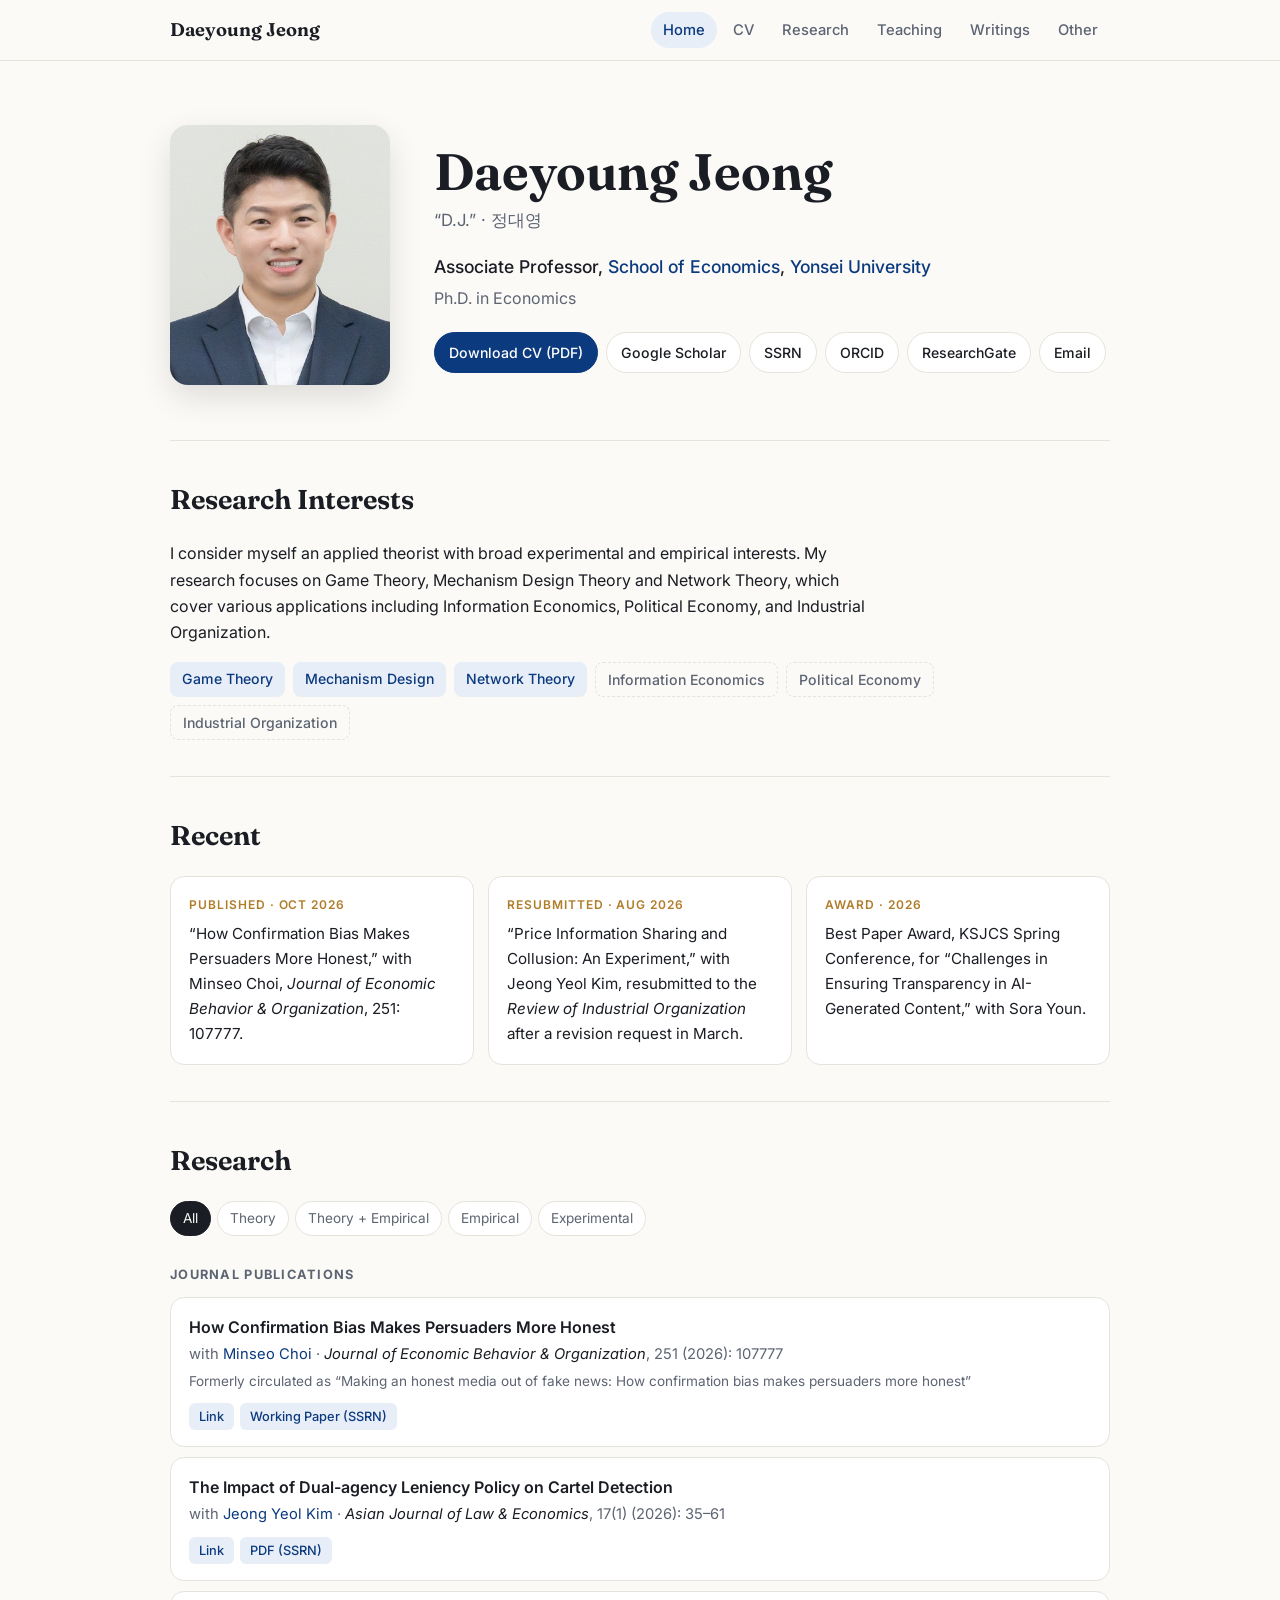
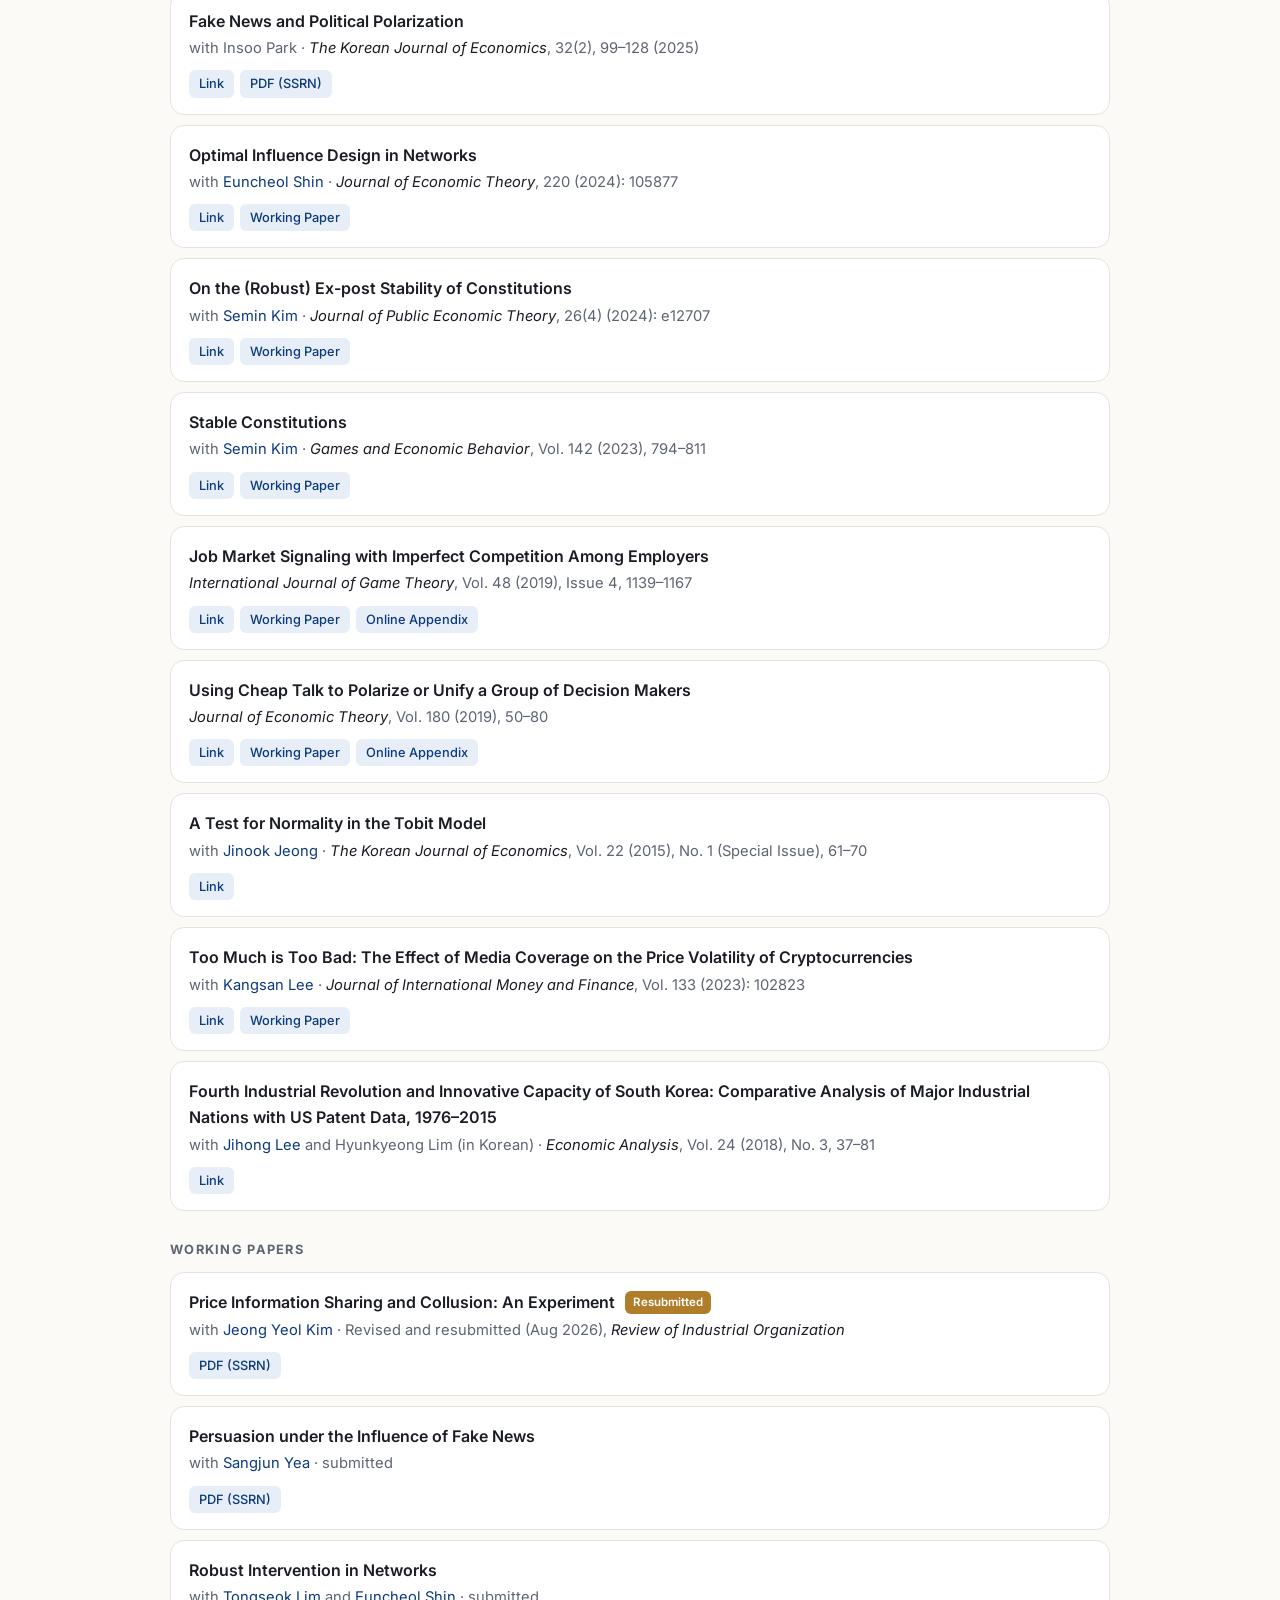
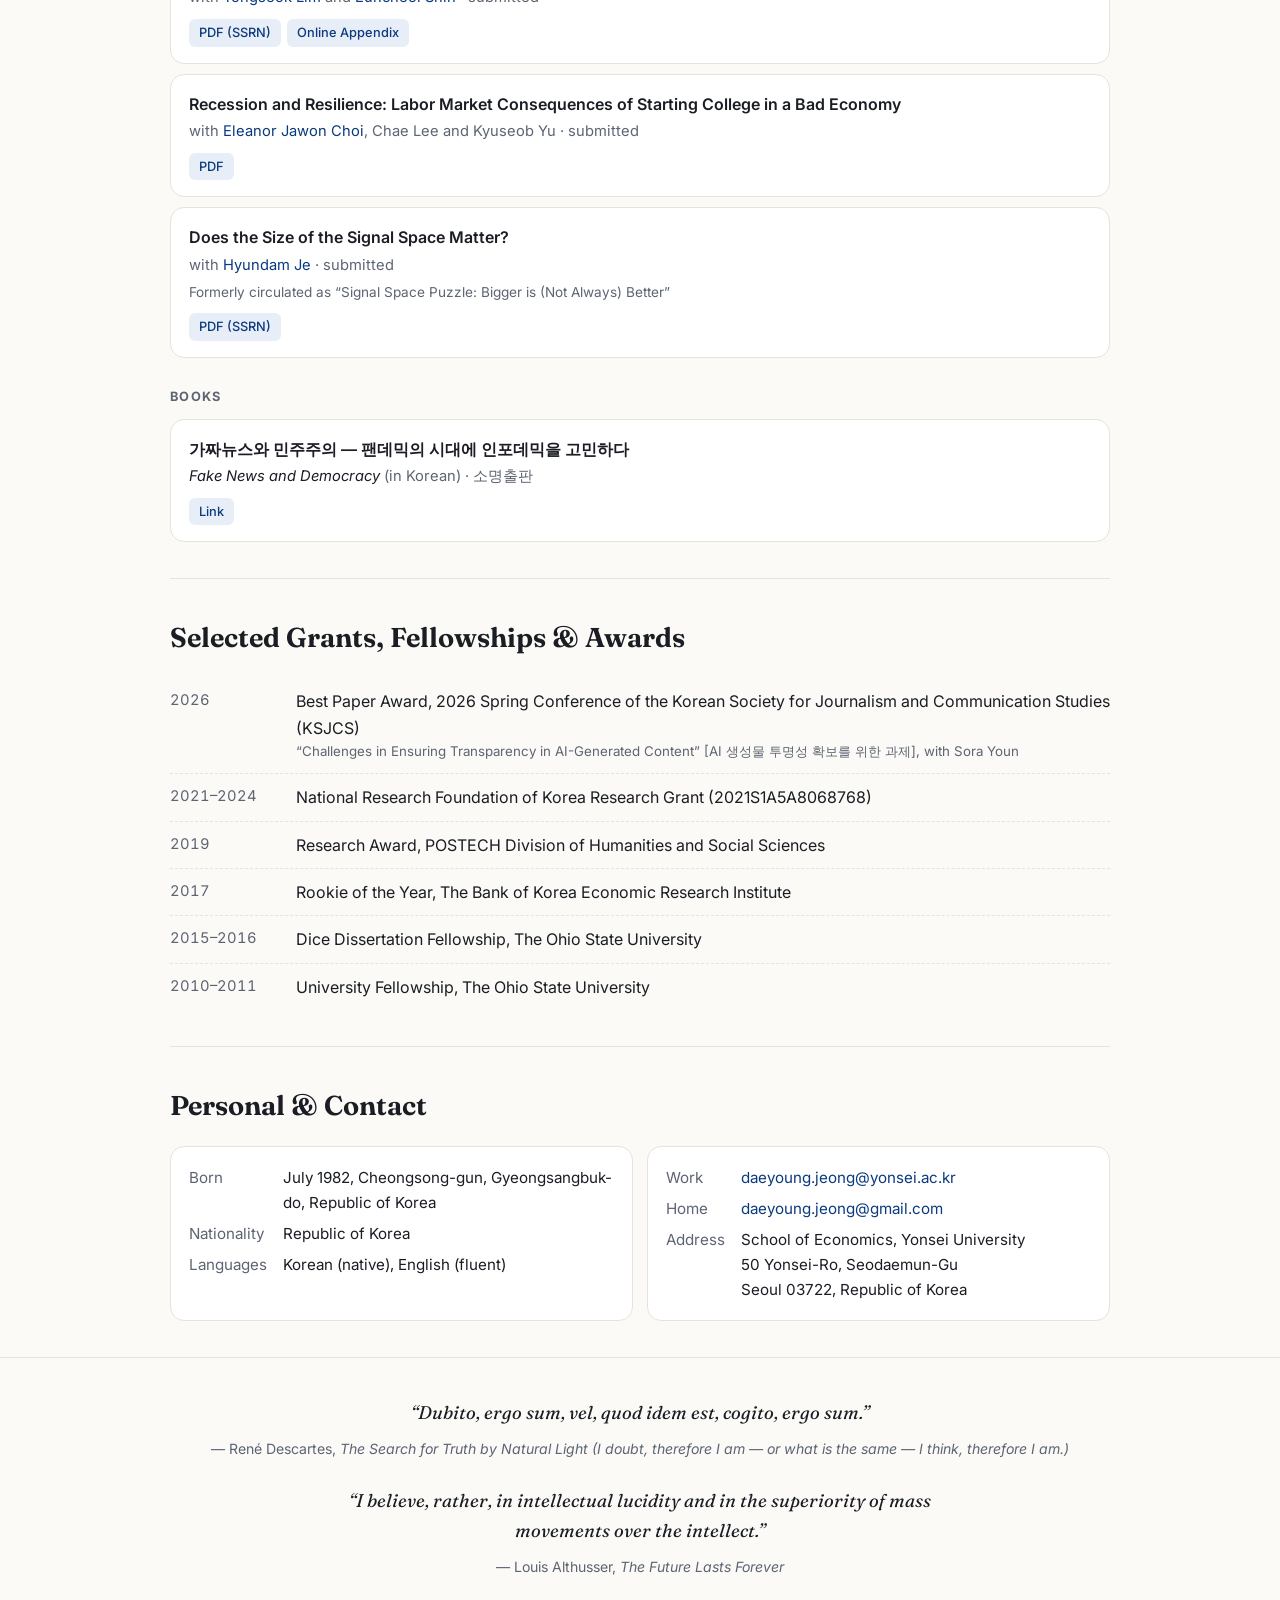
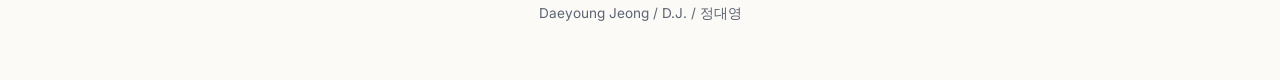
<file: index.html>
<!DOCTYPE html>
<html lang="en">
<head>
<!-- Google Analytics -->
<script async src="https://www.googletagmanager.com/gtag/js?id=G-B5Z767EWZ4"></script>
<script>
  window.dataLayer = window.dataLayer || [];
  function gtag(){dataLayer.push(arguments);}
  gtag('js', new Date());
  gtag('config', 'G-B5Z767EWZ4');
</script>
<meta charset="utf-8">
<meta name="google-site-verification" content="UaAvIV2qWgBYSNZTjM5JVWP5KTY8LJRfzVVS2keWU6w" />
<meta name="viewport" content="width=device-width, initial-scale=1">
<title>Daeyoung Jeong (정대영) · Economics, Yonsei University</title>
<meta name="description" content="Daeyoung Jeong (D.J., 정대영) — Associate Professor, School of Economics, Yonsei University. Game Theory, Mechanism Design, Network Theory.">
<link rel="canonical" href="https://jeongdaeyoung.github.io/">
<meta property="og:title" content="Daeyoung Jeong (정대영) · Economics, Yonsei University">
<meta property="og:url" content="https://jeongdaeyoung.github.io/">
<meta property="og:image" content="https://jeongdaeyoung.github.io/photo.jpg">
<meta property="og:type" content="website">
<script type="application/ld+json">
{
 "@context": "https://schema.org",
 "@type": "Person",
 "name": "Daeyoung Jeong",
 "alternateName": [
  "정대영",
  "D.J."
 ],
 "jobTitle": "Associate Professor of Economics",
 "url": "https://jeongdaeyoung.github.io/",
 "image": "https://jeongdaeyoung.github.io/photo.jpg",
 "worksFor": {
  "@type": "CollegeOrUniversity",
  "name": "Yonsei University",
  "department": {
   "@type": "Organization",
   "name": "School of Economics"
  }
 },
 "alumniOf": [
  {
   "@type": "CollegeOrUniversity",
   "name": "The Ohio State University"
  },
  {
   "@type": "CollegeOrUniversity",
   "name": "Yonsei University"
  }
 ],
 "knowsAbout": [
  "Game Theory",
  "Mechanism Design",
  "Network Theory",
  "Information Economics",
  "Political Economy",
  "Industrial Organization"
 ],
 "sameAs": [
  "https://scholar.google.com/citations?user=IoQcNUEAAAAJ",
  "https://orcid.org/0000-0003-1738-3872",
  "https://papers.ssrn.com/sol3/cf_dev/AbsByAuth.cfm?per_id=2737992",
  "https://www.researchgate.net/profile/Daeyoung_Jeong3"
 ]
}
</script>
<link rel="preconnect" href="https://fonts.googleapis.com">
<link rel="preconnect" href="https://fonts.gstatic.com" crossorigin>
<link href="https://fonts.googleapis.com/css2?family=Fraunces:opsz,wght@9..144,500;9..144,650&family=Inter:wght@400;500;600&display=swap" rel="stylesheet">
<link rel="stylesheet" href="style.css">
</head>
<body>

<header>
  <div class="wrap">
    <nav>
      <a class="brand" href="index.html">Daeyoung Jeong</a>
      <ul class="menu">
        <li><a class="active" href="index.html">Home</a></li>
        <li><a href="cv.html">CV</a></li>
        <li><a href="research.html">Research</a></li>
        <li><a href="teaching.html">Teaching</a></li>
        <li><a href="writings.html">Writings</a></li>
        <li><a href="other.html">Other</a></li>
      </ul>
    </nav>
  </div>
</header>

<main class="wrap">

  <!-- ===== Hero ===== -->
  <div class="hero">
    <div>
      <img class="photo" src="photo.jpg" alt="Daeyoung Jeong"
           onerror="this.style.display='none'; this.nextElementSibling.style.display='grid';">
      <div class="photo-fallback">DJ</div>
    </div>
    <div>
      <h1>Daeyoung Jeong</h1>
      <p class="aka">“D.J.” · 정대영</p>
      <p class="role">Associate Professor, <a href="https://devcms.yonsei.ac.kr/economics_en/index.do">School of Economics</a>, <a href="https://www.yonsei.ac.kr/sites/en_sc/index.do">Yonsei University</a></p>
      <p>Ph.D. in Economics</p>
      <div class="btns">
        <a class="btn primary" href="cv.pdf">Download CV (PDF)</a>
        <a class="btn" href="https://scholar.google.com/citations?user=IoQcNUEAAAAJ&hl=en&oi=ao">Google Scholar</a>
        <a class="btn" href="https://papers.ssrn.com/sol3/cf_dev/AbsByAuth.cfm?per_id=2737992">SSRN</a>
        <a class="btn" href="http://orcid.org/0000-0003-1738-3872">ORCID</a>
        <a class="btn" href="https://www.researchgate.net/profile/Daeyoung_Jeong3">ResearchGate</a>
        <a class="btn" href="mailto:daeyoung.jeong@gmail.com">Email</a>
      </div>
    </div>
  </div>

  <!-- ===== Research interests ===== -->
  <section class="interests" id="interests">
    <h2>Research Interests</h2>
    <p>I consider myself an applied theorist with broad experimental and empirical interests. My research focuses on Game Theory, Mechanism Design Theory and Network Theory, which cover various applications including Information Economics, Political Economy, and Industrial Organization.</p>
    <div class="tags">
      <span class="tag">Game Theory</span>
      <span class="tag">Mechanism Design</span>
      <span class="tag">Network Theory</span>
      <span class="tag app">Information Economics</span>
      <span class="tag app">Political Economy</span>
      <span class="tag app">Industrial Organization</span>
    </div>
  </section>

  <!-- ===== Recent ===== -->
  <section id="recent">
    <h2>Recent</h2>
    <div class="recent">
      <div class="card"><div class="k">Published · Oct 2026</div><p>“How Confirmation Bias Makes Persuaders More Honest,” with Minseo Choi, <em>Journal of Economic Behavior &amp; Organization</em>, 251: 107777.</p></div>
      <div class="card"><div class="k">Resubmitted · Aug 2026</div><p>“Price Information Sharing and Collusion: An Experiment,” with Jeong Yeol Kim, resubmitted to the <em>Review of Industrial Organization</em> after a revision request in March.</p></div>
      <div class="card"><div class="k">Award · 2026</div><p>Best Paper Award, KSJCS Spring Conference, for “Challenges in Ensuring Transparency in AI-Generated Content,” with Sora Youn.</p></div>
    </div>
  </section>

  <!-- ===== Research ===== -->
  <section id="research">
    <h2>Research</h2>
    <div class="filters" role="group" aria-label="Filter by research type">
      <button class="on" data-f="all">All</button>
      <button data-f="theory">Theory</button>
      <button data-f="theory-empirical">Theory + Empirical</button>
      <button data-f="empirical">Empirical</button>
      <button data-f="experimental">Experimental</button>
    </div>

    <h3>Journal Publications</h3>
    <ul class="pubs">
      <li class="pub" data-type="theory">
        <div class="t">How Confirmation Bias Makes Persuaders More Honest</div>
        <div class="meta">with <a href="https://sites.google.com/view/mchoi/home">Minseo Choi</a> · <em>Journal of Economic Behavior &amp; Organization</em>, 251 (2026): 107777</div>
        <div class="note">Formerly circulated as “Making an honest media out of fake news: How confirmation bias makes persuaders more honest”</div>
        <div class="links"><a href="https://doi.org/10.1016/j.jebo.2026.107777">Link</a><a href="http://dx.doi.org/10.2139/ssrn.5715482">Working Paper (SSRN)</a></div>
      </li>
      <li class="pub" data-type="theory">
        <div class="t">The Impact of Dual-agency Leniency Policy on Cartel Detection</div>
        <div class="meta">with <a href="https://sites.google.com/view/jeongyeolkim">Jeong Yeol Kim</a> · <em>Asian Journal of Law &amp; Economics</em>, 17(1) (2026): 35–61</div>
        <div class="links"><a href="https://doi.org/10.1515/ajle-2026-0003">Link</a><a href="https://papers.ssrn.com/sol3/papers.cfm?abstract_id=6113088">PDF (SSRN)</a></div>
      </li>
      <li class="pub" data-type="theory">
        <div class="t">Fake News and Political Polarization</div>
        <div class="meta">with Insoo Park · <em>The Korean Journal of Economics</em>, 32(2), 99–128 (2025)</div>
        <div class="links"><a href="https://www.kci.go.kr/kciportal/ci/sereArticleSearch/ciSereArtiView.kci?sereArticleSearchBean.artiId=ART003284157">Link</a><a href="http://dx.doi.org/10.2139/ssrn.4694802">PDF (SSRN)</a></div>
      </li>
      <li class="pub" data-type="theory">
        <div class="t">Optimal Influence Design in Networks</div>
        <div class="meta">with <a href="https://sites.google.com/site/euncheolshin00/">Euncheol Shin</a> · <em>Journal of Economic Theory</em>, 220 (2024): 105877</div>
        <div class="links"><a href="https://doi.org/10.1016/j.jet.2024.105877">Link</a><a href="https://drive.google.com/file/d/1UIRC3mUKhXM5oA950uYYNDa2ri1eYAe2/view?usp=sharing">Working Paper</a></div>
      </li>
      <li class="pub" data-type="theory">
        <div class="t">On the (Robust) Ex-post Stability of Constitutions</div>
        <div class="meta">with <a href="https://sites.google.com/site/econsemin/">Semin Kim</a> · <em>Journal of Public Economic Theory</em>, 26(4) (2024): e12707</div>
        <div class="links"><a href="https://doi.org/10.1111/jpet.12707">Link</a><a href="https://drive.google.com/file/d/1ybtQIf56sa-GdOxrR0iAyVdGKOEQYQiK/view?usp=sharing">Working Paper</a></div>
      </li>
      <li class="pub" data-type="theory">
        <div class="t">Stable Constitutions</div>
        <div class="meta">with <a href="https://sites.google.com/site/econsemin/">Semin Kim</a> · <em>Games and Economic Behavior</em>, Vol. 142 (2023), 794–811</div>
        <div class="links"><a href="https://www.sciencedirect.com/science/article/abs/pii/S0899825623001501">Link</a><a href="https://drive.google.com/open?id=19ixQHMnv-Vi0OfjO4FuL7DElZqUeY074">Working Paper</a></div>
      </li>
      <li class="pub" data-type="theory">
        <div class="t">Job Market Signaling with Imperfect Competition Among Employers</div>
        <div class="meta"><em>International Journal of Game Theory</em>, Vol. 48 (2019), Issue 4, 1139–1167</div>
        <div class="links"><a href="https://rdcu.be/bEmI4">Link</a><a href="https://drive.google.com/open?id=15ADkRt3KL_8ip4eNO4s3hpIPFr2o6NC_">Working Paper</a><a href="https://drive.google.com/open?id=1RetbEtlVOtLxdaf7PiiRoq3-As9vxUdU">Online Appendix</a></div>
      </li>
      <li class="pub" data-type="theory">
        <div class="t">Using Cheap Talk to Polarize or Unify a Group of Decision Makers</div>
        <div class="meta"><em>Journal of Economic Theory</em>, Vol. 180 (2019), 50–80</div>
        <div class="links"><a href="https://www.sciencedirect.com/science/article/pii/S0022053118306835">Link</a><a href="https://drive.google.com/open?id=1saWc9K7MFSyJCJHQEqmLw-05XGExr_lw">Working Paper</a><a href="https://ars.els-cdn.com/content/image/1-s2.0-S0022053118306835-mmc1.pdf">Online Appendix</a></div>
      </li>
      <li class="pub" data-type="theory">
        <div class="t">A Test for Normality in the Tobit Model</div>
        <div class="meta">with <a href="http://web.yonsei.ac.kr/jinook/">Jinook Jeong</a> · <em>The Korean Journal of Economics</em>, Vol. 22 (2015), No. 1 (Special Issue), 61–70</div>
        <div class="links"><a href="https://drive.google.com/open?id=11G5FWiw_Xzpcuryx8PRoy_oX05cqVXwU">Link</a></div>
      </li>
      <li class="pub" data-type="theory-empirical">
        <div class="t">Too Much is Too Bad: The Effect of Media Coverage on the Price Volatility of Cryptocurrencies</div>
        <div class="meta">with <a href="https://www.kangsanlee.net/">Kangsan Lee</a> · <em>Journal of International Money and Finance</em>, Vol. 133 (2023): 102823</div>
        <div class="links"><a href="https://www.sciencedirect.com/science/article/abs/pii/S0261560623000244">Link</a><a href="https://drive.google.com/file/d/1cELBLPgqmAxHi7OEVK1p3wg4ob6YXcP5/view?usp=share_link">Working Paper</a></div>
      </li>
      <li class="pub" data-type="empirical">
        <div class="t">Fourth Industrial Revolution and Innovative Capacity of South Korea: Comparative Analysis of Major Industrial Nations with US Patent Data, 1976–2015</div>
        <div class="meta">with <a href="https://sites.google.com/site/jihong33/">Jihong Lee</a> and Hyunkyeong Lim (in Korean) · <em>Economic Analysis</em>, Vol. 24 (2018), No. 3, 37–81</div>
        <div class="links"><a href="https://www.bok.or.kr/imer/bbs/P0000556/view.do?nttId=10047400&menuNo=500783&pageIndex=1">Link</a></div>
      </li>
    </ul>

    <h3>Working Papers</h3>
    <ul class="pubs">
      <li class="pub" data-type="experimental">
        <div class="t">Price Information Sharing and Collusion: An Experiment <span class="badge">Resubmitted</span></div>
        <div class="meta">with <a href="https://sites.google.com/view/jeongyeolkim">Jeong Yeol Kim</a> · Revised and resubmitted (Aug 2026), <em>Review of Industrial Organization</em></div>
        <div class="links"><a href="http://dx.doi.org/10.2139/ssrn.5286659">PDF (SSRN)</a></div>
      </li>
      <li class="pub" data-type="theory">
        <div class="t">Persuasion under the Influence of Fake News</div>
        <div class="meta">with <a href="https://sites.google.com/site/sjyeaecon/home">Sangjun Yea</a> · submitted</div>
        <div class="links"><a href="https://papers.ssrn.com/sol3/papers.cfm?abstract_id=3296604">PDF (SSRN)</a></div>
      </li>
      <li class="pub" data-type="theory">
        <div class="t">Robust Intervention in Networks</div>
        <div class="meta">with <a href="https://tlim0213.github.io/">Tongseok Lim</a> and <a href="https://sites.google.com/site/euncheolshin00/">Euncheol Shin</a> · submitted</div>
        <div class="links"><a href="http://dx.doi.org/10.2139/ssrn.5077382">PDF (SSRN)</a><a href="https://drive.google.com/file/d/17t1wkKvz_aDKKBksBRYodpN-dhPdJj3J/view?usp=drive_link">Online Appendix</a></div>
      </li>
      <li class="pub" data-type="empirical">
        <div class="t">Recession and Resilience: Labor Market Consequences of Starting College in a Bad Economy</div>
        <div class="meta">with <a href="https://sites.google.com/view/eleanorjchoi">Eleanor Jawon Choi</a>, Chae Lee and Kyuseob Yu · submitted</div>
        <div class="links"><a href="https://www.iza.org/publications/dp/18219/recession-and-resilience-labor-market-consequences-of-starting-college-in-a-bad-economy">PDF</a></div>
      </li>
      <li class="pub" data-type="experimental">
        <div class="t">Does the Size of the Signal Space Matter?</div>
        <div class="meta">with <a href="https://hyundamje.github.io/">Hyundam Je</a> · submitted</div>
        <div class="note">Formerly circulated as “Signal Space Puzzle: Bigger is (Not Always) Better”</div>
        <div class="links"><a href="http://dx.doi.org/10.2139/ssrn.5673730">PDF (SSRN)</a></div>
      </li>
    </ul>

    <h3>Books</h3>
    <ul class="pubs">
      <li class="pub" data-type="book">
        <div class="t">가짜뉴스와 민주주의 — 팬데믹의 시대에 인포데믹을 고민하다</div>
        <div class="meta"><em>Fake News and Democracy</em> (in Korean) · 소명출판</div>
        <div class="links"><a href="https://search.shopping.naver.com/book/catalog/35328758619">Link</a></div>
      </li>
    </ul>
  </section>

  <!-- ===== Awards ===== -->
  <section id="awards">
    <h2>Selected Grants, Fellowships &amp; Awards</h2>
    <ul class="awards">
      <li><span class="yr">2026</span><span>Best Paper Award, 2026 Spring Conference of the Korean Society for Journalism and Communication Studies (KSJCS)<small>“Challenges in Ensuring Transparency in AI-Generated Content” [AI 생성물 투명성 확보를 위한 과제], with Sora Youn</small></span></li>
      <li><span class="yr">2021–2024</span><span>National Research Foundation of Korea Research Grant (2021S1A5A8068768)</span></li>
      <li><span class="yr">2019</span><span>Research Award, POSTECH Division of Humanities and Social Sciences</span></li>
      <li><span class="yr">2017</span><span>Rookie of the Year, The Bank of Korea Economic Research Institute</span></li>
      <li><span class="yr">2015–2016</span><span>Dice Dissertation Fellowship, The Ohio State University</span></li>
      <li><span class="yr">2010–2011</span><span>University Fellowship, The Ohio State University</span></li>
    </ul>
  </section>

  <!-- ===== Personal & Contact ===== -->
  <section id="contact">
    <h2>Personal &amp; Contact</h2>
    <div class="two">
      <div class="card">
        <dl>
          <dt>Born</dt><dd>July 1982, Cheongsong-gun, Gyeongsangbuk-do, Republic of Korea</dd>
          <dt>Nationality</dt><dd>Republic of Korea</dd>
          <dt>Languages</dt><dd>Korean (native), English (fluent)</dd>
        </dl>
      </div>
      <div class="card">
        <dl>
          <dt>Work</dt><dd><a href="mailto:daeyoung.jeong@yonsei.ac.kr">daeyoung.jeong@yonsei.ac.kr</a></dd>
          <dt>Home</dt><dd><a href="mailto:daeyoung.jeong@gmail.com">daeyoung.jeong@gmail.com</a></dd>
          <dt>Address</dt><dd>School of Economics, Yonsei University<br>50 Yonsei-Ro, Seodaemun-Gu<br>Seoul 03722, Republic of Korea</dd>
        </dl>
      </div>
    </div>
  </section>

</main>

<footer>
  <div class="wrap">
    <blockquote lang="la">“Dubito, ergo sum, vel, quod idem est, cogito, ergo sum.”</blockquote>
    <div class="src">— René Descartes, <em>The Search for Truth by Natural Light</em> <span class="tr">(I doubt, therefore I am — or what is the same — I think, therefore I am.)</span></div>
    <blockquote class="q2">“I believe, rather, in intellectual lucidity and in the superiority of mass movements over the intellect.”</blockquote>
    <div class="src">— Louis Althusser, <em>The Future Lasts Forever</em></div>
    <div class="sig">Daeyoung Jeong / D.J. / 정대영</div>
  </div>
</footer>

<script>
  // Research-type filter (books always stay visible)
  const buttons = document.querySelectorAll('.filters button');
  buttons.forEach(b => b.addEventListener('click', () => {
    buttons.forEach(x => x.classList.remove('on'));
    b.classList.add('on');
    const f = b.dataset.f;
    document.querySelectorAll('#research .pub').forEach(p => {
      const t = p.dataset.type;
      p.classList.toggle('hidden', !(f === 'all' || t === f || t === 'book'));
    });
  }));
</script>
</body>
</html>
</file>
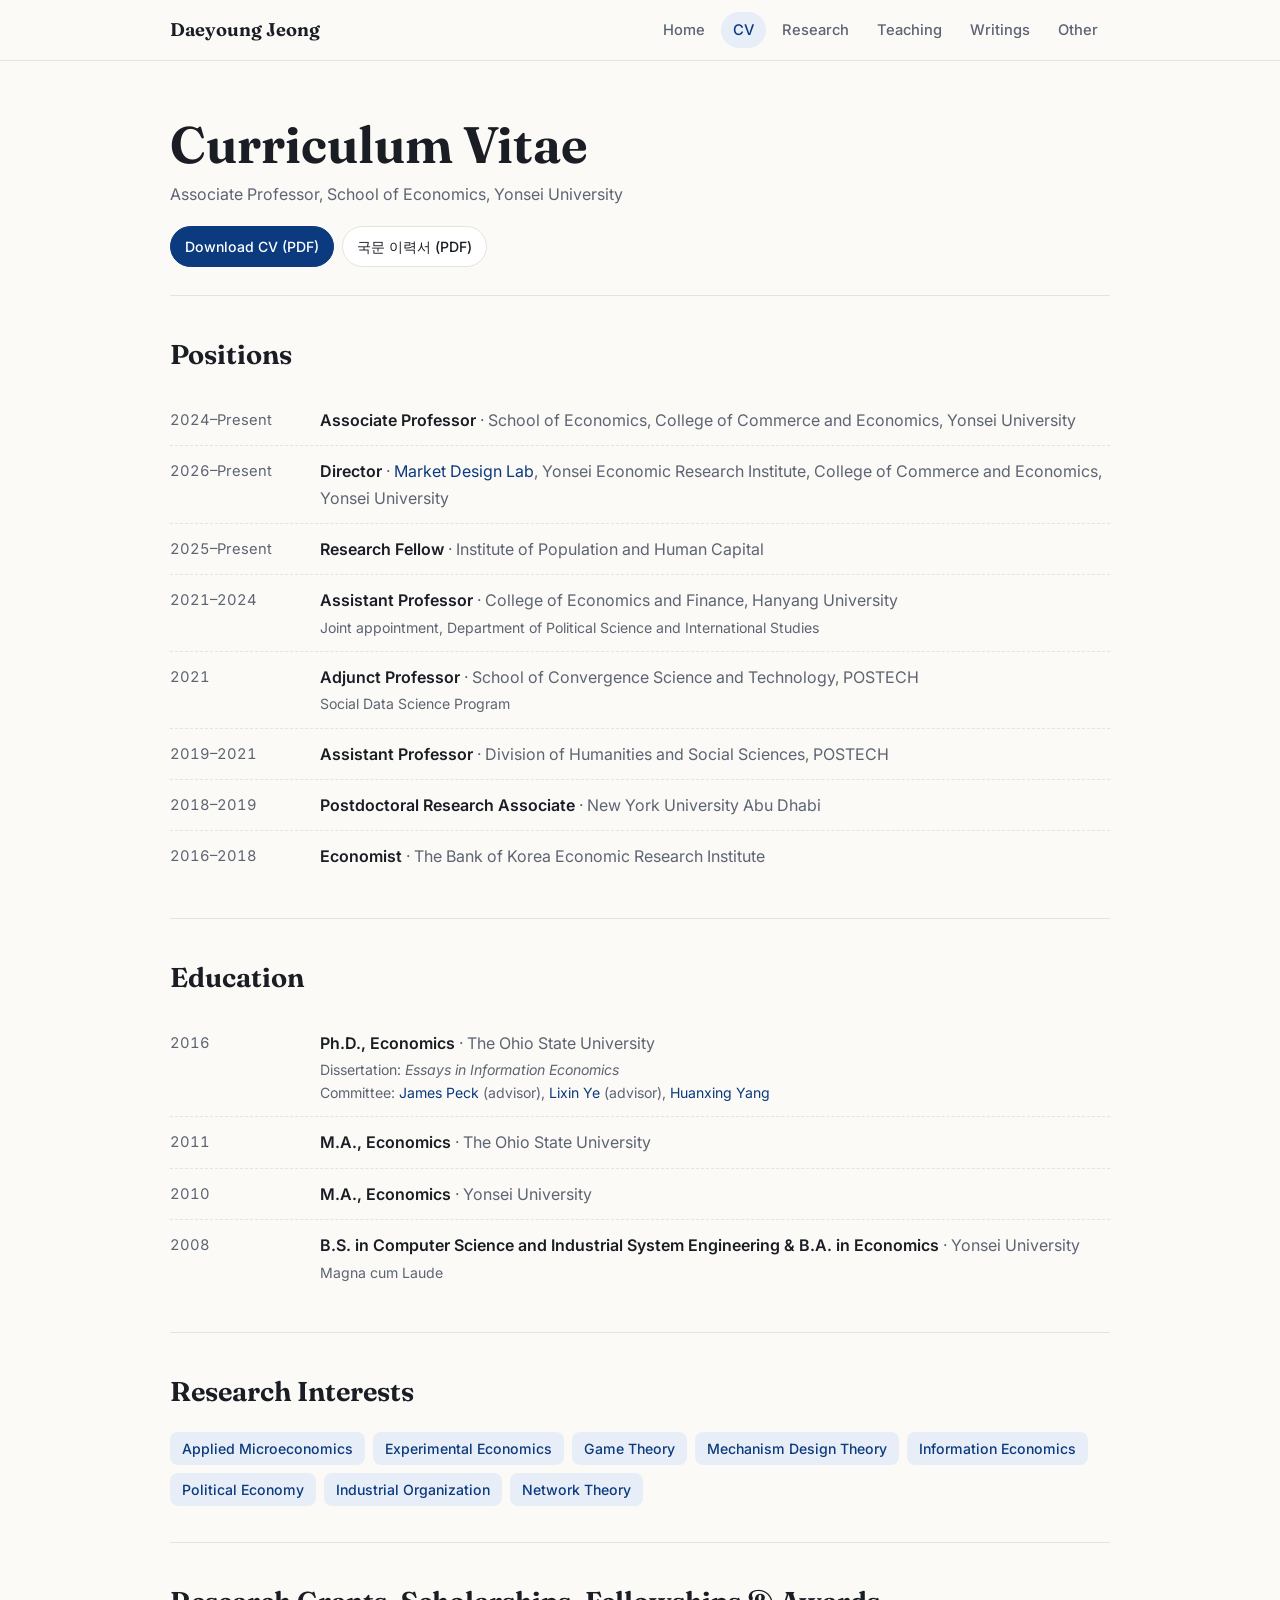
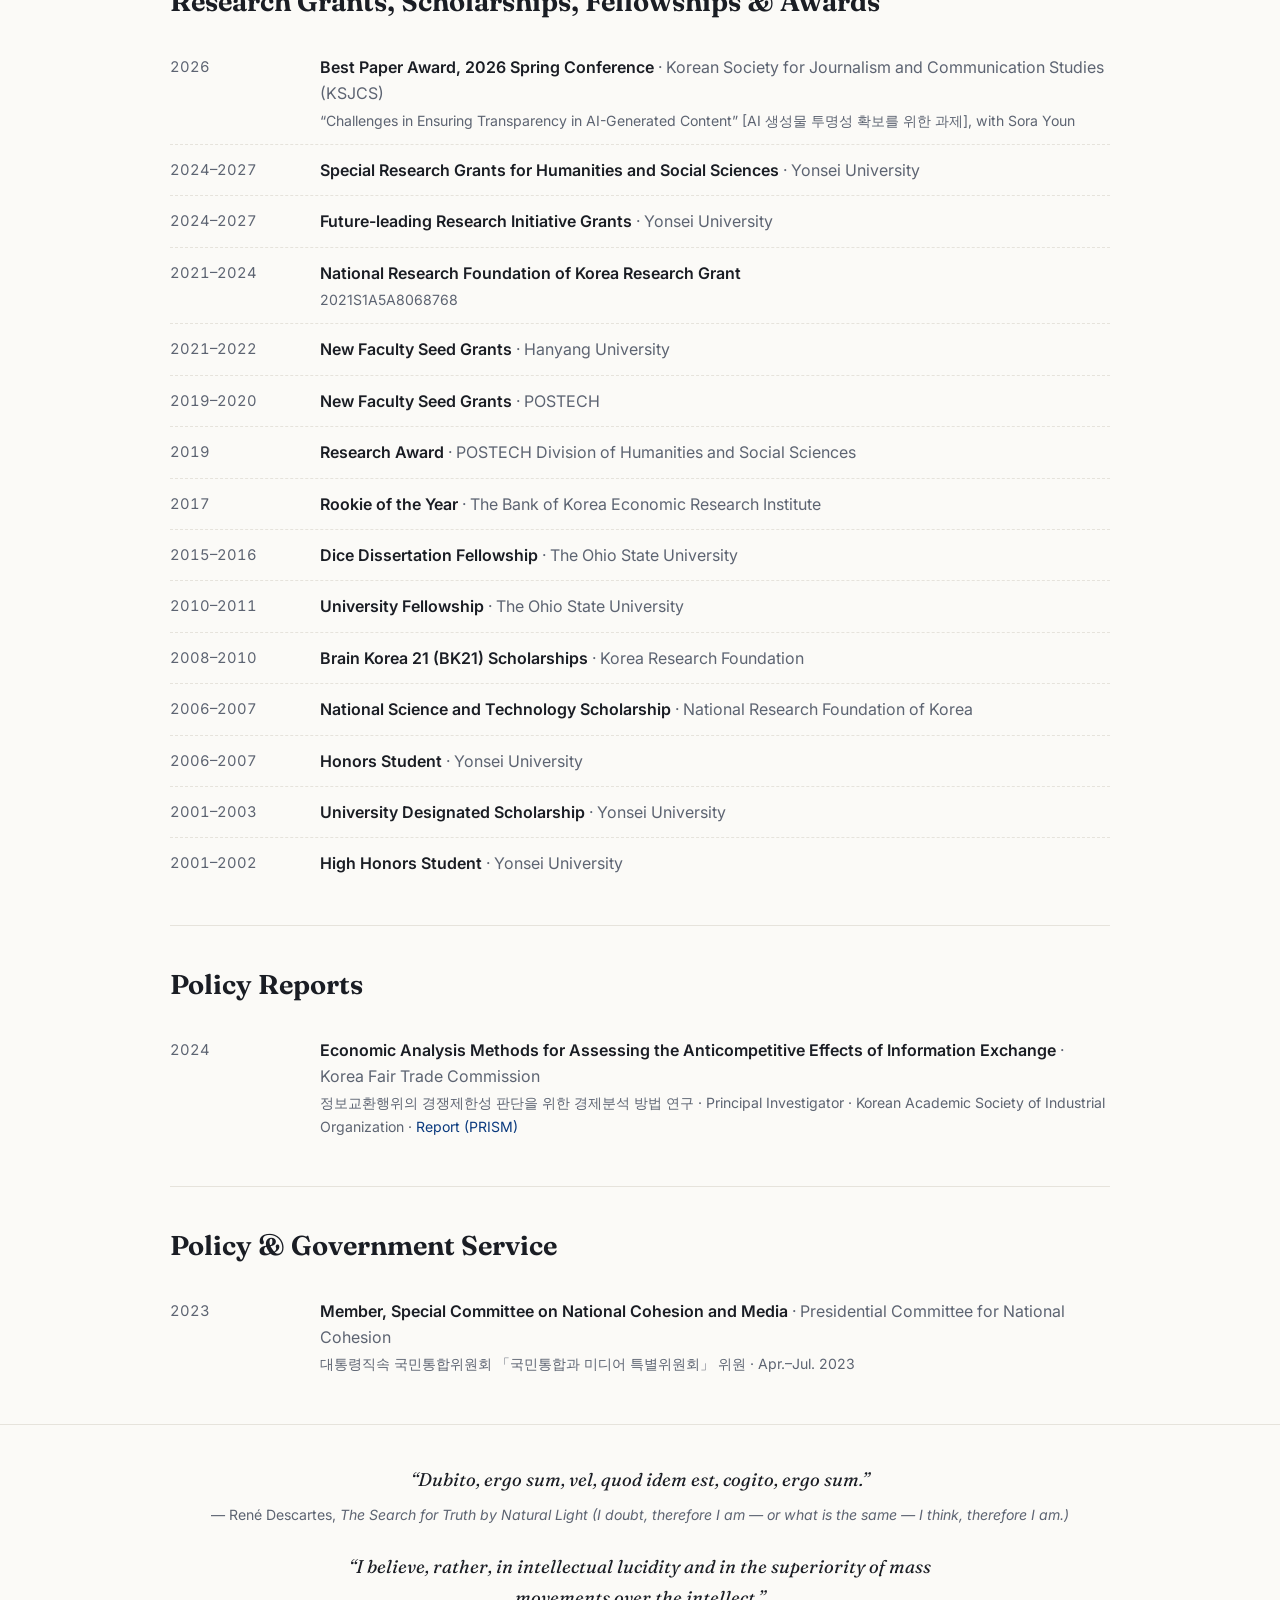
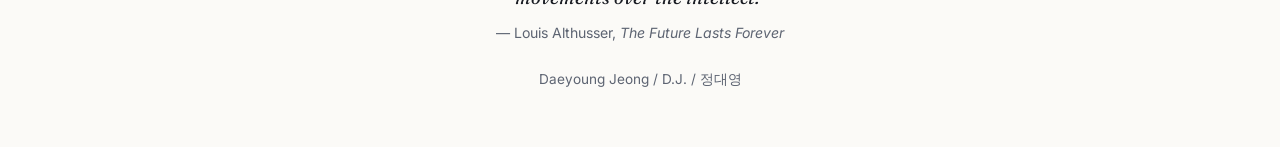
<file: cv.html>
<!DOCTYPE html>
<html lang="en">
<head>
<!-- Google Analytics -->
<script async src="https://www.googletagmanager.com/gtag/js?id=G-B5Z767EWZ4"></script>
<script>
  window.dataLayer = window.dataLayer || [];
  function gtag(){dataLayer.push(arguments);}
  gtag('js', new Date());
  gtag('config', 'G-B5Z767EWZ4');
</script>
<meta charset="utf-8">
<meta name="viewport" content="width=device-width, initial-scale=1">
<title>Curriculum Vitae · Daeyoung Jeong (정대영)</title>
<meta name="description" content="Curriculum Vitae — Daeyoung Jeong (D.J., 정대영), Associate Professor, School of Economics, Yonsei University.">
<link rel="canonical" href="https://jeongdaeyoung.github.io/cv.html">
<meta property="og:title" content="Curriculum Vitae · Daeyoung Jeong (정대영)">
<meta property="og:url" content="https://jeongdaeyoung.github.io/cv.html">
<meta property="og:image" content="https://jeongdaeyoung.github.io/photo.jpg">
<meta property="og:type" content="website">
<link rel="preconnect" href="https://fonts.googleapis.com">
<link rel="preconnect" href="https://fonts.gstatic.com" crossorigin>
<link href="https://fonts.googleapis.com/css2?family=Fraunces:opsz,wght@9..144,500;9..144,650&family=Inter:wght@400;500;600&display=swap" rel="stylesheet">
<link rel="stylesheet" href="style.css">
</head>
<body>

<header>
  <div class="wrap">
    <nav>
      <a class="brand" href="index.html">Daeyoung Jeong</a>
      <ul class="menu">
        <li><a href="index.html">Home</a></li>
        <li><a class="active" href="cv.html">CV</a></li>
        <li><a href="research.html">Research</a></li>
        <li><a href="teaching.html">Teaching</a></li>
        <li><a href="writings.html">Writings</a></li>
        <li><a href="other.html">Other</a></li>
      </ul>
    </nav>
  </div>
</header>

<main class="wrap">

  <div class="page-head">
    <h1>Curriculum Vitae</h1>
    <p>Associate Professor, School of Economics, Yonsei University</p>
    <div class="btns"><a class="btn primary" href="cv.pdf">Download CV (PDF)</a><a class="btn" href="cv-kor.pdf">국문 이력서 (PDF)</a></div>
  </div>

  <section>
    <h2>Positions</h2>
    <ul class="timeline">
      <li><span class="yr">2024–Present</span><span><span class="what">Associate Professor</span> <span class="where">· School of Economics, College of Commerce and Economics, Yonsei University</span></span></li>
      <li><span class="yr">2026–Present</span><span><span class="what">Director</span> <span class="where">· <a href="https://marketdesignyonsei.github.io/en/index.html">Market Design Lab</a>, Yonsei Economic Research Institute, College of Commerce and Economics, Yonsei University</span></span></li>
      <li><span class="yr">2025–Present</span><span><span class="what">Research Fellow</span> <span class="where">· Institute of Population and Human Capital</span></span></li>
      <li><span class="yr">2021–2024</span><span><span class="what">Assistant Professor</span> <span class="where">· College of Economics and Finance, Hanyang University</span><small>Joint appointment, Department of Political Science and International Studies</small></span></li>
      <li><span class="yr">2021</span><span><span class="what">Adjunct Professor</span> <span class="where">· School of Convergence Science and Technology, POSTECH</span><small>Social Data Science Program</small></span></li>
      <li><span class="yr">2019–2021</span><span><span class="what">Assistant Professor</span> <span class="where">· Division of Humanities and Social Sciences, POSTECH</span></span></li>
      <li><span class="yr">2018–2019</span><span><span class="what">Postdoctoral Research Associate</span> <span class="where">· New York University Abu Dhabi</span></span></li>
      <li><span class="yr">2016–2018</span><span><span class="what">Economist</span> <span class="where">· The Bank of Korea Economic Research Institute</span></span></li>
    </ul>
  </section>

  <section>
    <h2>Education</h2>
    <ul class="timeline">
      <li><span class="yr">2016</span><span><span class="what">Ph.D., Economics</span> <span class="where">· The Ohio State University</span><small>Dissertation: <em>Essays in Information Economics</em><br>Committee: <a href="https://www.asc.ohio-state.edu/peck.33/">James Peck</a> (advisor), <a href="http://www.econ.ohio-state.edu/lixinye/">Lixin Ye</a> (advisor), <a href="https://sites.google.com/site/huanxingyang1999/resume">Huanxing Yang</a></small></span></li>
      <li><span class="yr">2011</span><span><span class="what">M.A., Economics</span> <span class="where">· The Ohio State University</span></span></li>
      <li><span class="yr">2010</span><span><span class="what">M.A., Economics</span> <span class="where">· Yonsei University</span></span></li>
      <li><span class="yr">2008</span><span><span class="what">B.S. in Computer Science and Industrial System Engineering &amp; B.A. in Economics</span> <span class="where">· Yonsei University</span><small>Magna cum Laude</small></span></li>
    </ul>
  </section>

  <section>
    <h2>Research Interests</h2>
    <div class="tags">
      <span class="tag">Applied Microeconomics</span>
      <span class="tag">Experimental Economics</span>
      <span class="tag">Game Theory</span>
      <span class="tag">Mechanism Design Theory</span>
      <span class="tag">Information Economics</span>
      <span class="tag">Political Economy</span>
      <span class="tag">Industrial Organization</span>
      <span class="tag">Network Theory</span>
    </div>
  </section>

  <section>
    <h2>Research Grants, Scholarships, Fellowships &amp; Awards</h2>
    <ul class="timeline">
      <li><span class="yr">2026</span><span><span class="what">Best Paper Award, 2026 Spring Conference</span> <span class="where">· Korean Society for Journalism and Communication Studies (KSJCS)</span><small>“Challenges in Ensuring Transparency in AI-Generated Content” [AI 생성물 투명성 확보를 위한 과제], with Sora Youn</small></span></li>
      <li><span class="yr">2024–2027</span><span><span class="what">Special Research Grants for Humanities and Social Sciences</span> <span class="where">· Yonsei University</span></span></li>
      <li><span class="yr">2024–2027</span><span><span class="what">Future-leading Research Initiative Grants</span> <span class="where">· Yonsei University</span></span></li>
      <li><span class="yr">2021–2024</span><span><span class="what">National Research Foundation of Korea Research Grant</span><small>2021S1A5A8068768</small></span></li>
      <li><span class="yr">2021–2022</span><span><span class="what">New Faculty Seed Grants</span> <span class="where">· Hanyang University</span></span></li>
      <li><span class="yr">2019–2020</span><span><span class="what">New Faculty Seed Grants</span> <span class="where">· POSTECH</span></span></li>
      <li><span class="yr">2019</span><span><span class="what">Research Award</span> <span class="where">· POSTECH Division of Humanities and Social Sciences</span></span></li>
      <li><span class="yr">2017</span><span><span class="what">Rookie of the Year</span> <span class="where">· The Bank of Korea Economic Research Institute</span></span></li>
      <li><span class="yr">2015–2016</span><span><span class="what">Dice Dissertation Fellowship</span> <span class="where">· The Ohio State University</span></span></li>
      <li><span class="yr">2010–2011</span><span><span class="what">University Fellowship</span> <span class="where">· The Ohio State University</span></span></li>
      <li><span class="yr">2008–2010</span><span><span class="what">Brain Korea 21 (BK21) Scholarships</span> <span class="where">· Korea Research Foundation</span></span></li>
      <li><span class="yr">2006–2007</span><span><span class="what">National Science and Technology Scholarship</span> <span class="where">· National Research Foundation of Korea</span></span></li>
      <li><span class="yr">2006–2007</span><span><span class="what">Honors Student</span> <span class="where">· Yonsei University</span></span></li>
      <li><span class="yr">2001–2003</span><span><span class="what">University Designated Scholarship</span> <span class="where">· Yonsei University</span></span></li>
      <li><span class="yr">2001–2002</span><span><span class="what">High Honors Student</span> <span class="where">· Yonsei University</span></span></li>
    </ul>
  </section>

  <section>
    <h2>Policy Reports</h2>
    <ul class="timeline">
      <li><span class="yr">2024</span><span><span class="what">Economic Analysis Methods for Assessing the Anticompetitive Effects of Information Exchange</span> <span class="where">· Korea Fair Trade Commission</span><small>정보교환행위의 경쟁제한성 판단을 위한 경제분석 방법 연구 · Principal Investigator · Korean Academic Society of Industrial Organization · <a href="https://www.prism.go.kr/homepage/asmt/popup/1130000-202500004">Report (PRISM)</a></small></span></li>
    </ul>
  </section>

  <section>
    <h2>Policy &amp; Government Service</h2>
    <ul class="timeline">
      <li><span class="yr">2023</span><span><span class="what">Member, Special Committee on National Cohesion and Media</span> <span class="where">· Presidential Committee for National Cohesion</span><small>대통령직속 국민통합위원회 「국민통합과 미디어 특별위원회」 위원 · Apr.–Jul. 2023</small></span></li>
    </ul>
  </section>

</main>

<footer>
  <div class="wrap">
    <blockquote lang="la">“Dubito, ergo sum, vel, quod idem est, cogito, ergo sum.”</blockquote>
    <div class="src">— René Descartes, <em>The Search for Truth by Natural Light</em> <span class="tr">(I doubt, therefore I am — or what is the same — I think, therefore I am.)</span></div>
    <blockquote class="q2">“I believe, rather, in intellectual lucidity and in the superiority of mass movements over the intellect.”</blockquote>
    <div class="src">— Louis Althusser, <em>The Future Lasts Forever</em></div>
    <div class="sig">Daeyoung Jeong / D.J. / 정대영</div>
  </div>
</footer>

</body>
</html>
</file>
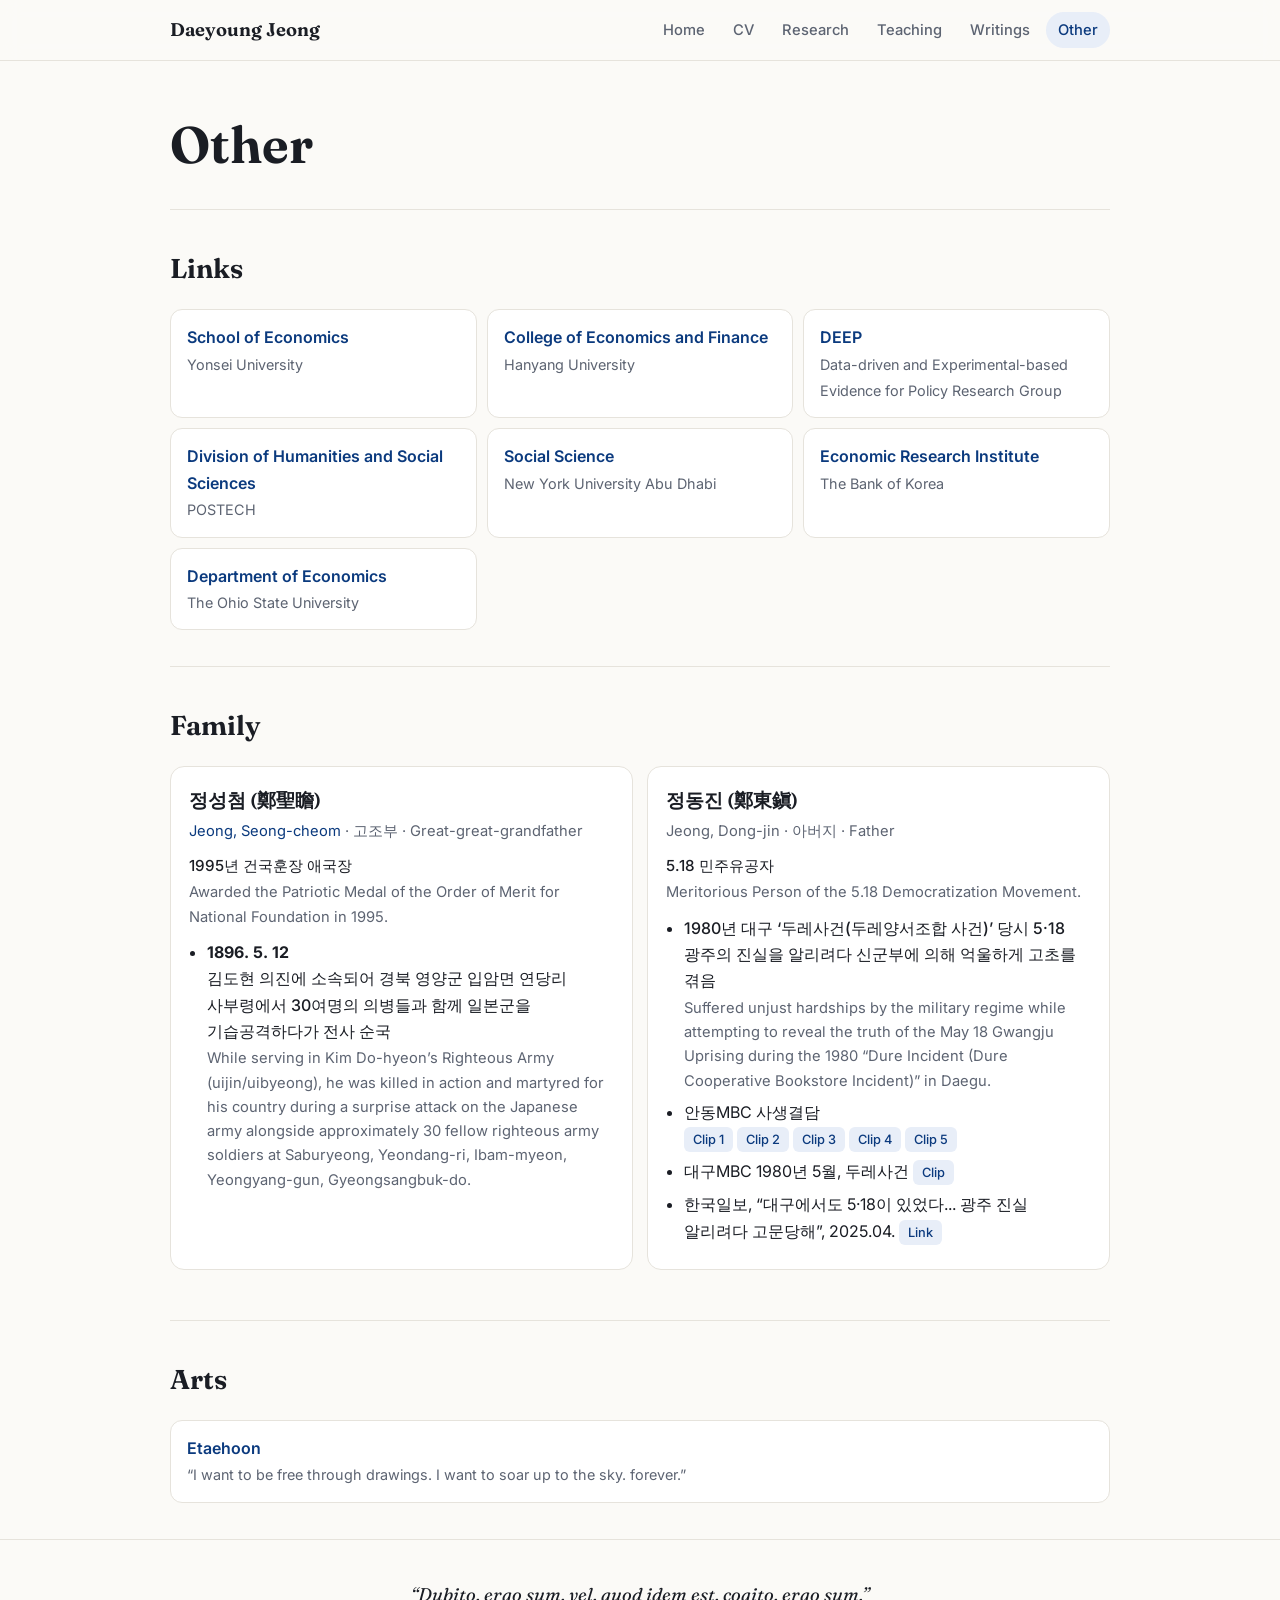
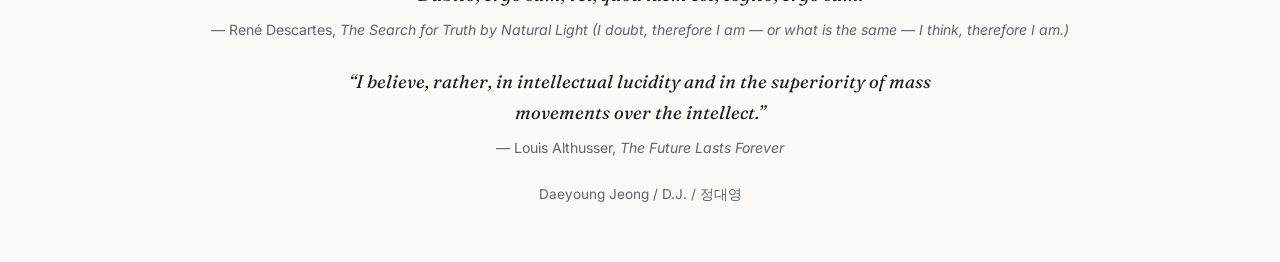
<file: other.html>
<!DOCTYPE html>
<html lang="en">
<head>
<!-- Google Analytics -->
<script async src="https://www.googletagmanager.com/gtag/js?id=G-B5Z767EWZ4"></script>
<script>
  window.dataLayer = window.dataLayer || [];
  function gtag(){dataLayer.push(arguments);}
  gtag('js', new Date());
  gtag('config', 'G-B5Z767EWZ4');
</script>
<meta charset="utf-8">
<meta name="viewport" content="width=device-width, initial-scale=1">
<title>Other · Daeyoung Jeong (정대영)</title>
<meta name="description" content="Other — Daeyoung Jeong (D.J., 정대영), Associate Professor, School of Economics, Yonsei University.">
<link rel="canonical" href="https://jeongdaeyoung.github.io/other.html">
<meta property="og:title" content="Other · Daeyoung Jeong (정대영)">
<meta property="og:url" content="https://jeongdaeyoung.github.io/other.html">
<meta property="og:image" content="https://jeongdaeyoung.github.io/photo.jpg">
<meta property="og:type" content="website">
<link rel="preconnect" href="https://fonts.googleapis.com">
<link rel="preconnect" href="https://fonts.gstatic.com" crossorigin>
<link href="https://fonts.googleapis.com/css2?family=Fraunces:opsz,wght@9..144,500;9..144,650&family=Inter:wght@400;500;600&display=swap" rel="stylesheet">
<link rel="stylesheet" href="style.css">
</head>
<body>

<header>
  <div class="wrap">
    <nav>
      <a class="brand" href="index.html">Daeyoung Jeong</a>
      <ul class="menu">
        <li><a href="index.html">Home</a></li>
        <li><a href="cv.html">CV</a></li>
        <li><a href="research.html">Research</a></li>
        <li><a href="teaching.html">Teaching</a></li>
        <li><a href="writings.html">Writings</a></li>
        <li><a class="active" href="other.html">Other</a></li>
      </ul>
    </nav>
  </div>
</header>

<main class="wrap">

  <div class="page-head">
    <h1>Other</h1>
  </div>

  <section>
    <h2>Links</h2>
    <div class="linkgrid">
      <a href="https://devcms.yonsei.ac.kr/economics_en/index.do"><b>School of Economics</b><span>Yonsei University</span></a>
      <a href="https://econ.hanyang.ac.kr/en/index.php"><b>College of Economics and Finance</b><span>Hanyang University</span></a>
      <a href="https://sites.google.com/view/deepresearch/"><b>DEEP</b><span>Data-driven and Experimental-based Evidence for Policy Research Group</span></a>
      <a href="https://hss.postech.ac.kr/e_main.php"><b>Division of Humanities and Social Sciences</b><span>POSTECH</span></a>
      <a href="https://nyuad.nyu.edu/en/academics/divisions/social-science.html"><b>Social Science</b><span>New York University Abu Dhabi</span></a>
      <a href="https://www.bok.or.kr/imer/main/main.do"><b>Economic Research Institute</b><span>The Bank of Korea</span></a>
      <a href="https://economics.osu.edu/"><b>Department of Economics</b><span>The Ohio State University</span></a>
    </div>
  </section>

  <section>
    <h2>Family</h2>
    <div class="two">
      <div class="card person">
        <div class="nm">정성첨 (鄭聖瞻)</div>
        <div class="rel"><a href="https://e-gonghun.mpva.go.kr/user/ContribuReportDetail.do?goTocode=20001&pageTitle=Report&mngNo=5780">Jeong, Seong-cheom</a> · 고조부 · Great-great-grandfather</div>
        <p class="ko">1995년 건국훈장 애국장</p>
        <p class="en">Awarded the Patriotic Medal of the Order of Merit for National Foundation in 1995.</p>
        <ul>
          <li><b>1896. 5. 12</b>
            <span class="ko">김도현 의진에 소속되어 경북 영양군 입암면 연당리 사부령에서 30여명의 의병들과 함께 일본군을 기습공격하다가 전사 순국</span>
            <span class="en">While serving in Kim Do-hyeon’s Righteous Army (uijin/uibyeong), he was killed in action and martyred for his country during a surprise attack on the Japanese army alongside approximately 30 fellow righteous army soldiers at Saburyeong, Yeondang-ri, Ibam-myeon, Yeongyang-gun, Gyeongsangbuk-do.</span></li>
        </ul>
      </div>
      <div class="card person">
        <div class="nm">정동진 (鄭東鎭)</div>
        <div class="rel">Jeong, Dong-jin · 아버지 · Father</div>
        <p class="ko">5.18 민주유공자</p>
        <p class="en">Meritorious Person of the 5.18 Democratization Movement.</p>
        <ul>
          <li><span class="ko">1980년 대구 ‘두레사건(두레양서조합 사건)’ 당시 5·18 광주의 진실을 알리려다 신군부에 의해 억울하게 고초를 겪음</span>
            <span class="en">Suffered unjust hardships by the military regime while attempting to reveal the truth of the May 18 Gwangju Uprising during the 1980 “Dure Incident (Dure Cooperative Bookstore Incident)” in Daegu.</span></li>
          <li>안동MBC 사생결담 <span class="chips"><a href="https://www.youtube.com/watch?v=8Ck44Gurj5M">Clip 1</a><a href="https://www.youtube.com/watch?v=GMd1wZgLmUs">Clip 2</a><a href="https://www.youtube.com/watch?v=fSTb7NubDRo">Clip 3</a><a href="https://www.youtube.com/watch?v=drw1jE0E1zA">Clip 4</a><a href="https://www.youtube.com/watch?v=c7wg1lDSi0c">Clip 5</a></span></li>
          <li>대구MBC 1980년 5월, 두레사건 <span class="chips"><a href="https://www.youtube.com/watch?v=y_lSE1-erPs">Clip</a></span></li>
          <li>한국일보, “대구에서도 5·18이 있었다... 광주 진실 알리려다 고문당해”, 2025.04. <span class="chips"><a href="https://www.hankookilbo.com/news/article/A2025040815380000416">Link</a></span></li>
        </ul>
      </div>
    </div>
  </section>

  <section>
    <h2>Arts</h2>
    <div class="linkgrid">
      <a href="http://etaehoon.com/"><b>Etaehoon</b><span>“I want to be free through drawings. I want to soar up to the sky. forever.”</span></a>
    </div>
  </section>

</main>

<footer>
  <div class="wrap">
    <blockquote lang="la">“Dubito, ergo sum, vel, quod idem est, cogito, ergo sum.”</blockquote>
    <div class="src">— René Descartes, <em>The Search for Truth by Natural Light</em> <span class="tr">(I doubt, therefore I am — or what is the same — I think, therefore I am.)</span></div>
    <blockquote class="q2">“I believe, rather, in intellectual lucidity and in the superiority of mass movements over the intellect.”</blockquote>
    <div class="src">— Louis Althusser, <em>The Future Lasts Forever</em></div>
    <div class="sig">Daeyoung Jeong / D.J. / 정대영</div>
  </div>
</footer>

</body>
</html>
</file>
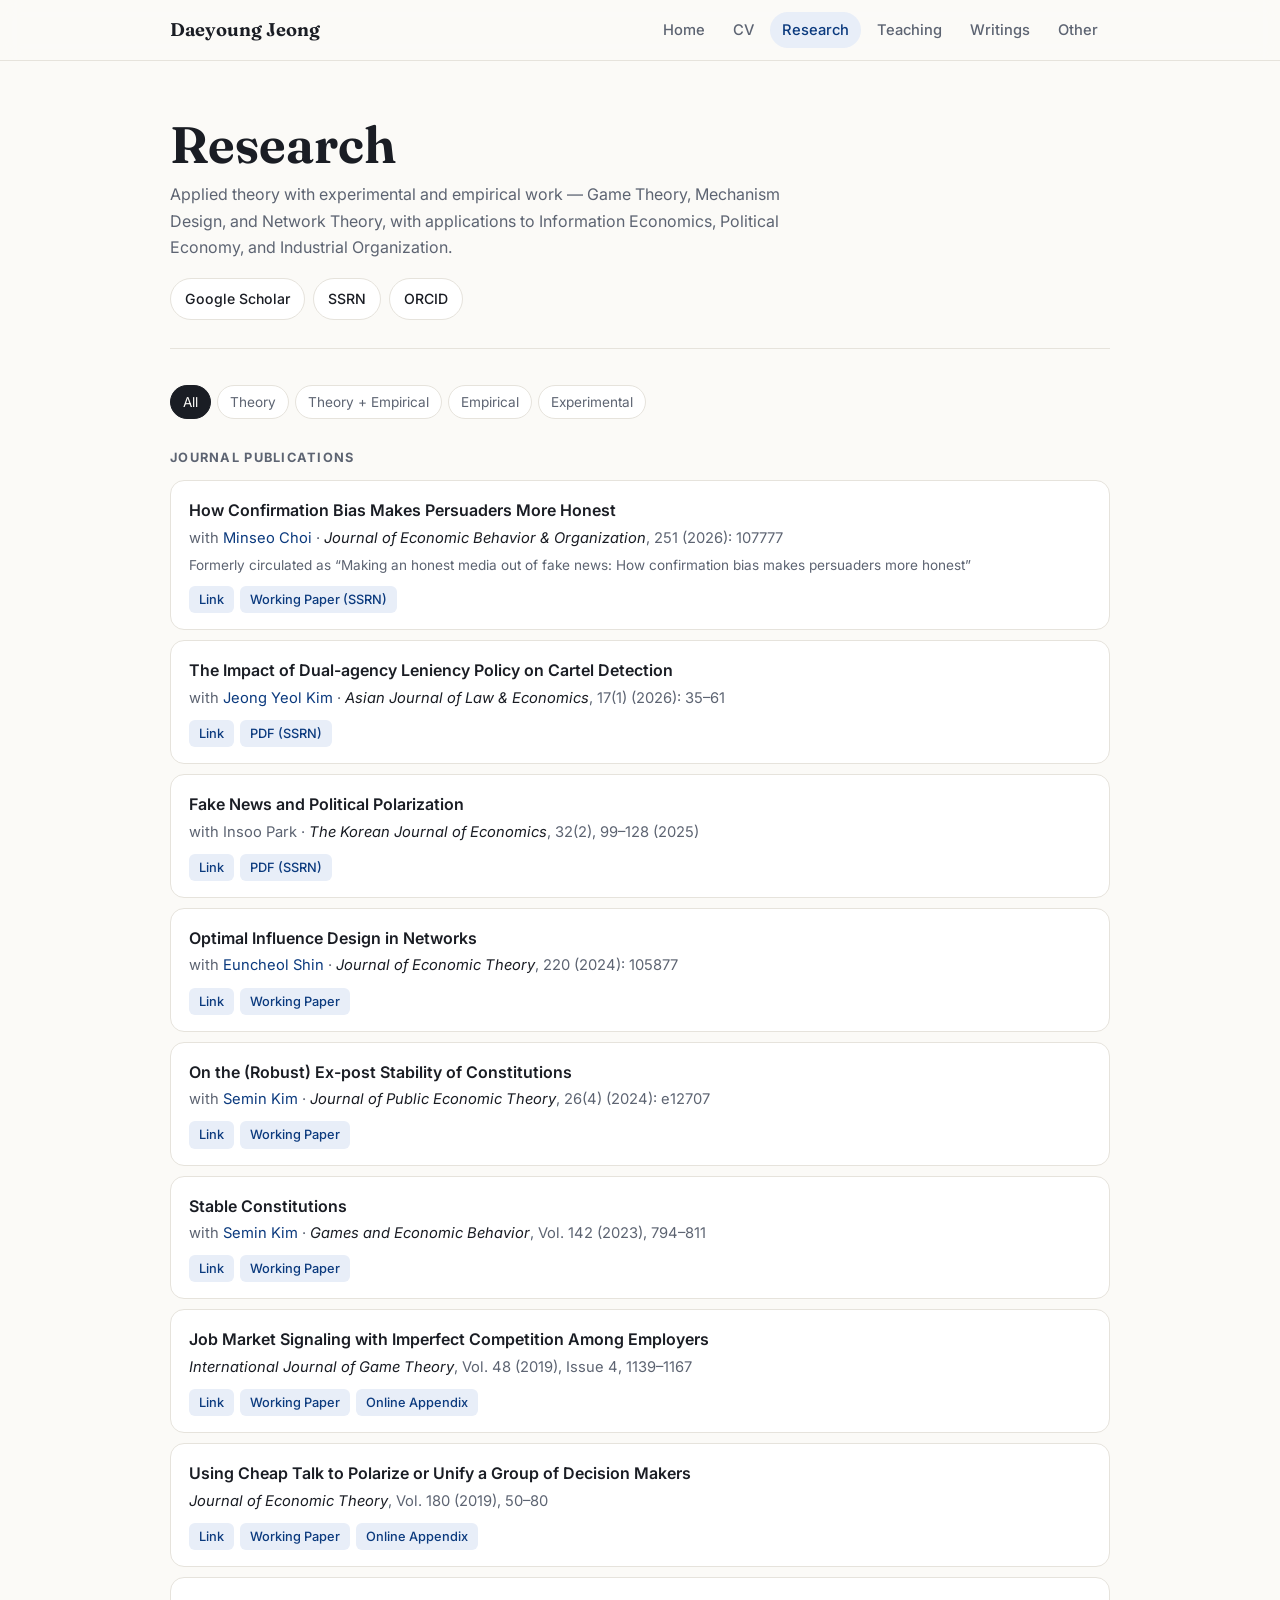
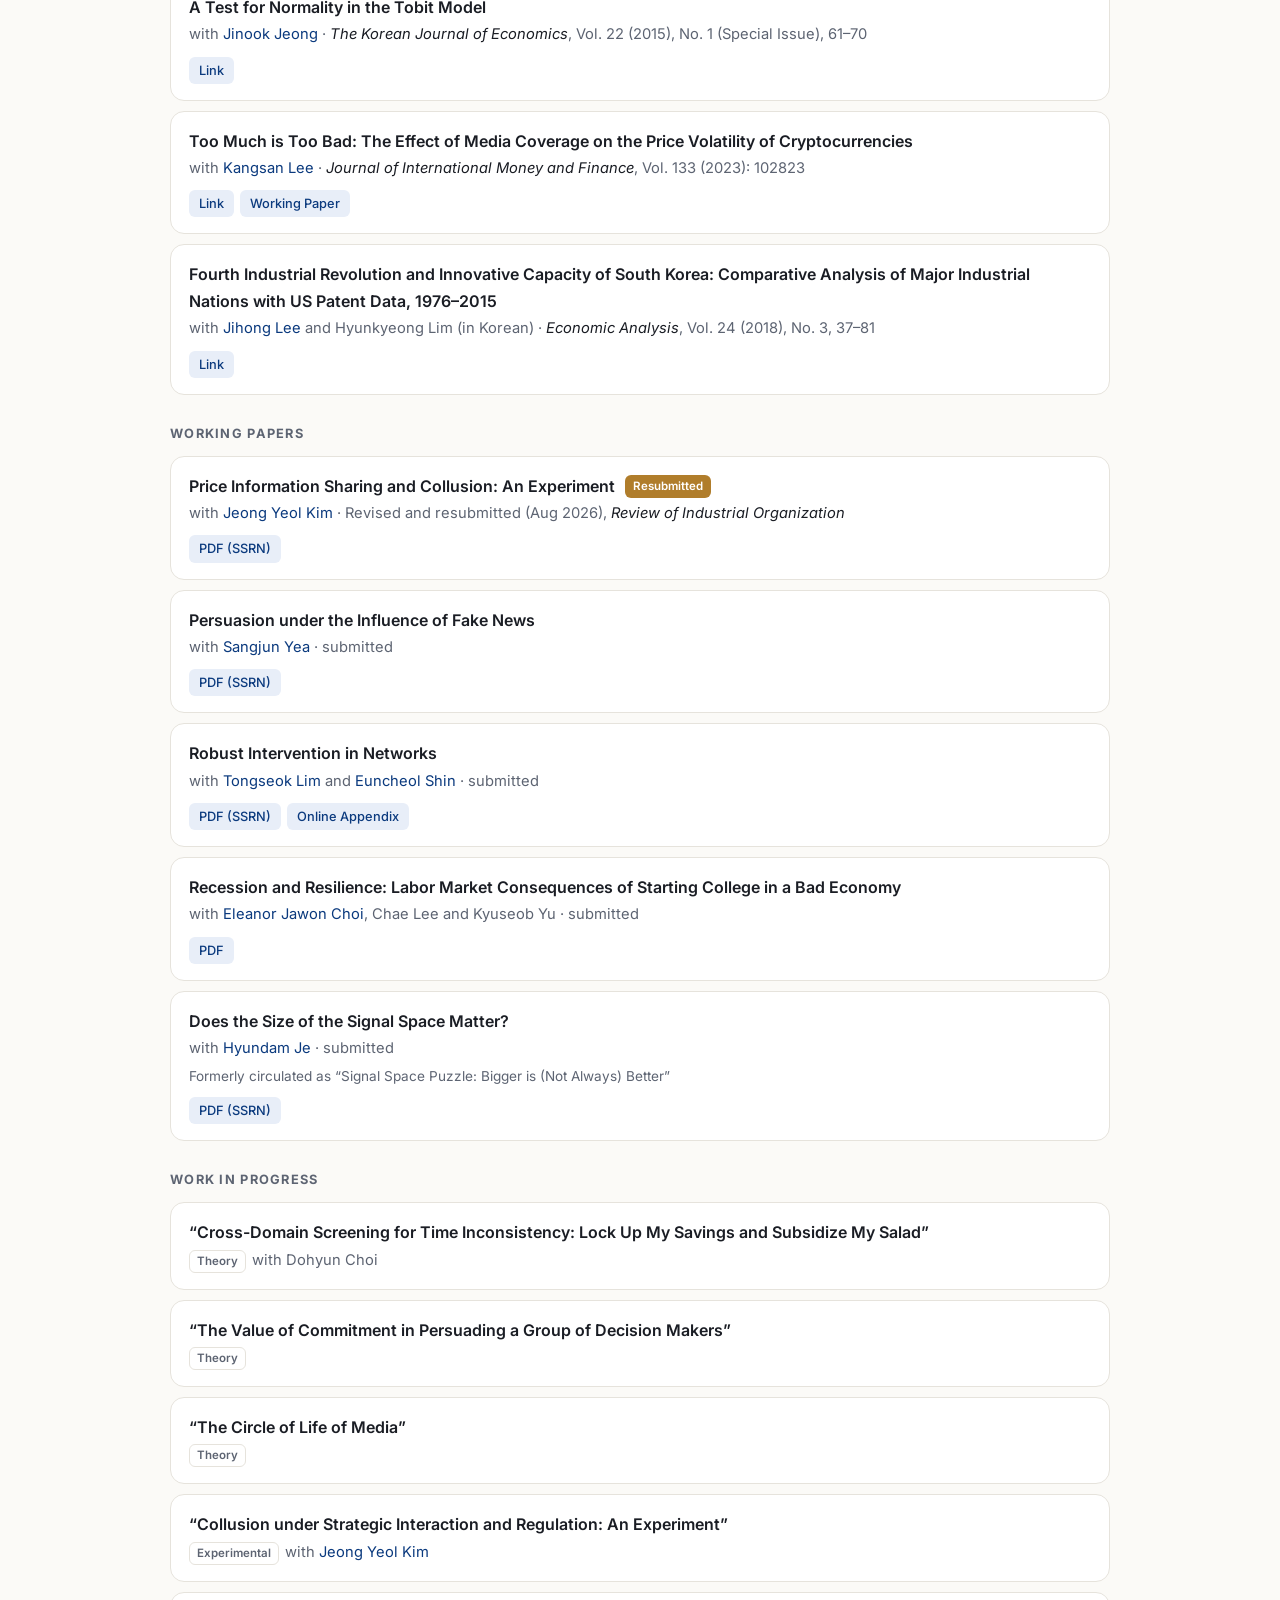
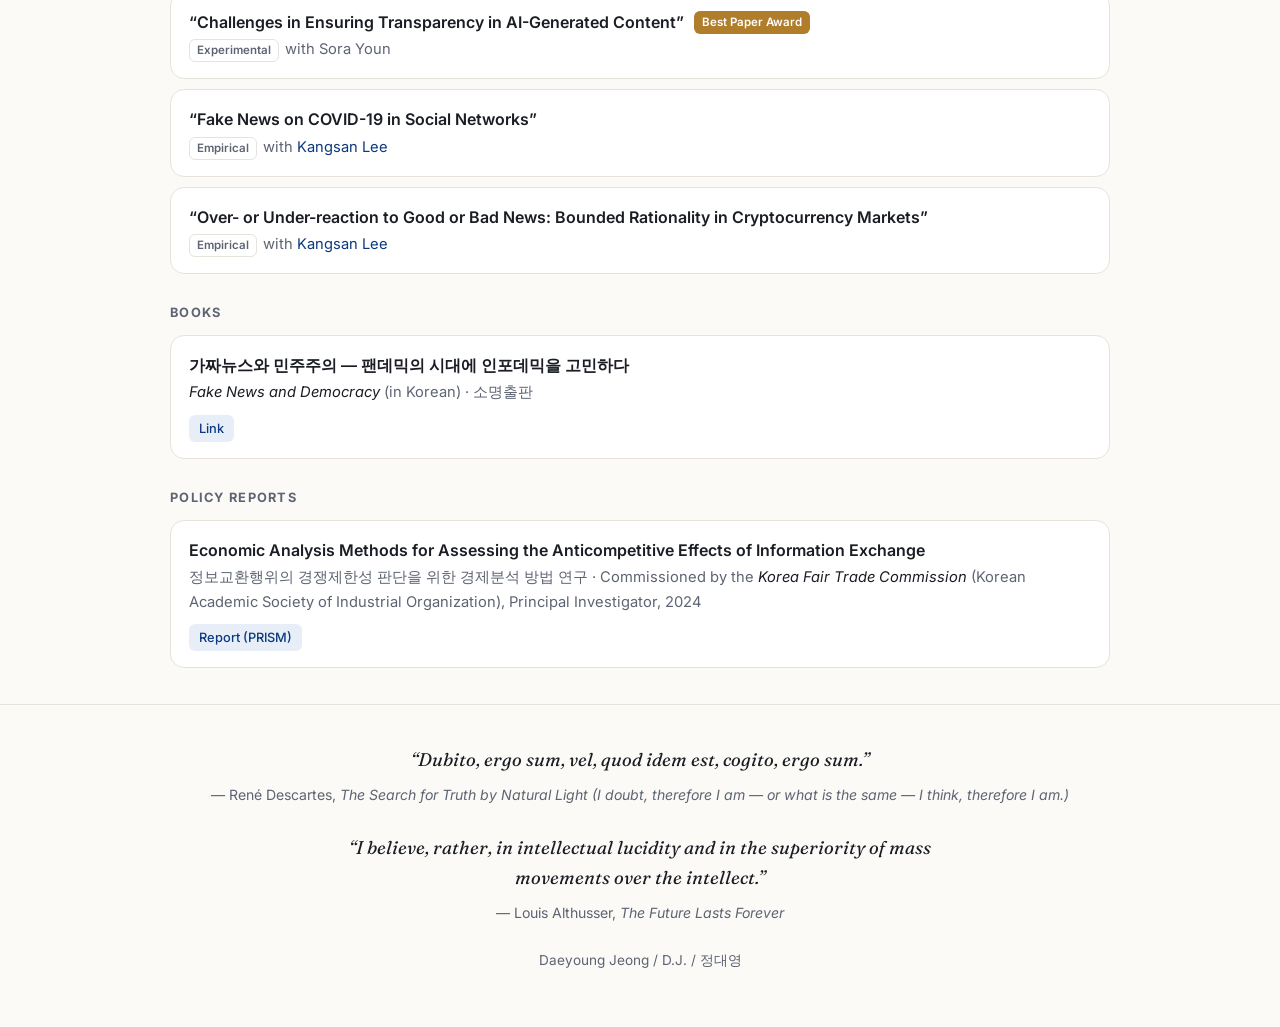
<file: research.html>
<!DOCTYPE html>
<html lang="en">
<head>
<!-- Google Analytics -->
<script async src="https://www.googletagmanager.com/gtag/js?id=G-B5Z767EWZ4"></script>
<script>
  window.dataLayer = window.dataLayer || [];
  function gtag(){dataLayer.push(arguments);}
  gtag('js', new Date());
  gtag('config', 'G-B5Z767EWZ4');
</script>
<meta charset="utf-8">
<meta name="viewport" content="width=device-width, initial-scale=1">
<title>Research · Daeyoung Jeong (정대영)</title>
<meta name="description" content="Research — Daeyoung Jeong (D.J., 정대영), Associate Professor, School of Economics, Yonsei University.">
<link rel="canonical" href="https://jeongdaeyoung.github.io/research.html">
<meta property="og:title" content="Research · Daeyoung Jeong (정대영)">
<meta property="og:url" content="https://jeongdaeyoung.github.io/research.html">
<meta property="og:image" content="https://jeongdaeyoung.github.io/photo.jpg">
<meta property="og:type" content="website">
<link rel="preconnect" href="https://fonts.googleapis.com">
<link rel="preconnect" href="https://fonts.gstatic.com" crossorigin>
<link href="https://fonts.googleapis.com/css2?family=Fraunces:opsz,wght@9..144,500;9..144,650&family=Inter:wght@400;500;600&display=swap" rel="stylesheet">
<link rel="stylesheet" href="style.css">
</head>
<body>

<header>
  <div class="wrap">
    <nav>
      <a class="brand" href="index.html">Daeyoung Jeong</a>
      <ul class="menu">
        <li><a href="index.html">Home</a></li>
        <li><a href="cv.html">CV</a></li>
        <li><a class="active" href="research.html">Research</a></li>
        <li><a href="teaching.html">Teaching</a></li>
        <li><a href="writings.html">Writings</a></li>
        <li><a href="other.html">Other</a></li>
      </ul>
    </nav>
  </div>
</header>

<main class="wrap">

  <div class="page-head">
    <h1>Research</h1>
    <p>Applied theory with experimental and empirical work — Game Theory, Mechanism Design, and Network Theory, with applications to Information Economics, Political Economy, and Industrial Organization.</p>
    <div class="btns">
      <a class="btn" href="https://scholar.google.com/citations?user=IoQcNUEAAAAJ&hl=en&oi=ao">Google Scholar</a>
      <a class="btn" href="https://papers.ssrn.com/sol3/cf_dev/AbsByAuth.cfm?per_id=2737992">SSRN</a>
      <a class="btn" href="http://orcid.org/0000-0003-1738-3872">ORCID</a>
    </div>
  </div>

  <section id="research">
    <div class="filters" role="group" aria-label="Filter by research type">
      <button class="on" data-f="all">All</button>
      <button data-f="theory">Theory</button>
      <button data-f="theory-empirical">Theory + Empirical</button>
      <button data-f="empirical">Empirical</button>
      <button data-f="experimental">Experimental</button>
    </div>

    <h3>Journal Publications</h3>
    <ul class="pubs">
      <li class="pub" data-type="theory">
        <div class="t">How Confirmation Bias Makes Persuaders More Honest</div>
        <div class="meta">with <a href="https://sites.google.com/view/mchoi/home">Minseo Choi</a> · <em>Journal of Economic Behavior &amp; Organization</em>, 251 (2026): 107777</div>
        <div class="note">Formerly circulated as “Making an honest media out of fake news: How confirmation bias makes persuaders more honest”</div>
        <div class="links"><a href="https://doi.org/10.1016/j.jebo.2026.107777">Link</a><a href="http://dx.doi.org/10.2139/ssrn.5715482">Working Paper (SSRN)</a></div>
      </li>
      <li class="pub" data-type="theory">
        <div class="t">The Impact of Dual-agency Leniency Policy on Cartel Detection</div>
        <div class="meta">with <a href="https://sites.google.com/view/jeongyeolkim">Jeong Yeol Kim</a> · <em>Asian Journal of Law &amp; Economics</em>, 17(1) (2026): 35–61</div>
        <div class="links"><a href="https://doi.org/10.1515/ajle-2026-0003">Link</a><a href="https://papers.ssrn.com/sol3/papers.cfm?abstract_id=6113088">PDF (SSRN)</a></div>
      </li>
      <li class="pub" data-type="theory">
        <div class="t">Fake News and Political Polarization</div>
        <div class="meta">with Insoo Park · <em>The Korean Journal of Economics</em>, 32(2), 99–128 (2025)</div>
        <div class="links"><a href="https://www.kci.go.kr/kciportal/ci/sereArticleSearch/ciSereArtiView.kci?sereArticleSearchBean.artiId=ART003284157">Link</a><a href="http://dx.doi.org/10.2139/ssrn.4694802">PDF (SSRN)</a></div>
      </li>
      <li class="pub" data-type="theory">
        <div class="t">Optimal Influence Design in Networks</div>
        <div class="meta">with <a href="https://sites.google.com/site/euncheolshin00/">Euncheol Shin</a> · <em>Journal of Economic Theory</em>, 220 (2024): 105877</div>
        <div class="links"><a href="https://doi.org/10.1016/j.jet.2024.105877">Link</a><a href="https://drive.google.com/file/d/1UIRC3mUKhXM5oA950uYYNDa2ri1eYAe2/view?usp=sharing">Working Paper</a></div>
      </li>
      <li class="pub" data-type="theory">
        <div class="t">On the (Robust) Ex-post Stability of Constitutions</div>
        <div class="meta">with <a href="https://sites.google.com/site/econsemin/">Semin Kim</a> · <em>Journal of Public Economic Theory</em>, 26(4) (2024): e12707</div>
        <div class="links"><a href="https://doi.org/10.1111/jpet.12707">Link</a><a href="https://drive.google.com/file/d/1ybtQIf56sa-GdOxrR0iAyVdGKOEQYQiK/view?usp=sharing">Working Paper</a></div>
      </li>
      <li class="pub" data-type="theory">
        <div class="t">Stable Constitutions</div>
        <div class="meta">with <a href="https://sites.google.com/site/econsemin/">Semin Kim</a> · <em>Games and Economic Behavior</em>, Vol. 142 (2023), 794–811</div>
        <div class="links"><a href="https://www.sciencedirect.com/science/article/abs/pii/S0899825623001501">Link</a><a href="https://drive.google.com/open?id=19ixQHMnv-Vi0OfjO4FuL7DElZqUeY074">Working Paper</a></div>
      </li>
      <li class="pub" data-type="theory">
        <div class="t">Job Market Signaling with Imperfect Competition Among Employers</div>
        <div class="meta"><em>International Journal of Game Theory</em>, Vol. 48 (2019), Issue 4, 1139–1167</div>
        <div class="links"><a href="https://rdcu.be/bEmI4">Link</a><a href="https://drive.google.com/open?id=15ADkRt3KL_8ip4eNO4s3hpIPFr2o6NC_">Working Paper</a><a href="https://drive.google.com/open?id=1RetbEtlVOtLxdaf7PiiRoq3-As9vxUdU">Online Appendix</a></div>
      </li>
      <li class="pub" data-type="theory">
        <div class="t">Using Cheap Talk to Polarize or Unify a Group of Decision Makers</div>
        <div class="meta"><em>Journal of Economic Theory</em>, Vol. 180 (2019), 50–80</div>
        <div class="links"><a href="https://www.sciencedirect.com/science/article/pii/S0022053118306835">Link</a><a href="https://drive.google.com/open?id=1saWc9K7MFSyJCJHQEqmLw-05XGExr_lw">Working Paper</a><a href="https://ars.els-cdn.com/content/image/1-s2.0-S0022053118306835-mmc1.pdf">Online Appendix</a></div>
      </li>
      <li class="pub" data-type="theory">
        <div class="t">A Test for Normality in the Tobit Model</div>
        <div class="meta">with <a href="http://web.yonsei.ac.kr/jinook/">Jinook Jeong</a> · <em>The Korean Journal of Economics</em>, Vol. 22 (2015), No. 1 (Special Issue), 61–70</div>
        <div class="links"><a href="https://drive.google.com/open?id=11G5FWiw_Xzpcuryx8PRoy_oX05cqVXwU">Link</a></div>
      </li>
      <li class="pub" data-type="theory-empirical">
        <div class="t">Too Much is Too Bad: The Effect of Media Coverage on the Price Volatility of Cryptocurrencies</div>
        <div class="meta">with <a href="https://www.kangsanlee.net/">Kangsan Lee</a> · <em>Journal of International Money and Finance</em>, Vol. 133 (2023): 102823</div>
        <div class="links"><a href="https://www.sciencedirect.com/science/article/abs/pii/S0261560623000244">Link</a><a href="https://drive.google.com/file/d/1cELBLPgqmAxHi7OEVK1p3wg4ob6YXcP5/view?usp=share_link">Working Paper</a></div>
      </li>
      <li class="pub" data-type="empirical">
        <div class="t">Fourth Industrial Revolution and Innovative Capacity of South Korea: Comparative Analysis of Major Industrial Nations with US Patent Data, 1976–2015</div>
        <div class="meta">with <a href="https://sites.google.com/site/jihong33/">Jihong Lee</a> and Hyunkyeong Lim (in Korean) · <em>Economic Analysis</em>, Vol. 24 (2018), No. 3, 37–81</div>
        <div class="links"><a href="https://www.bok.or.kr/imer/bbs/P0000556/view.do?nttId=10047400&menuNo=500783&pageIndex=1">Link</a></div>
      </li>
    </ul>

    <h3>Working Papers</h3>
    <ul class="pubs">
      <li class="pub" data-type="experimental">
        <div class="t">Price Information Sharing and Collusion: An Experiment <span class="badge">Resubmitted</span></div>
        <div class="meta">with <a href="https://sites.google.com/view/jeongyeolkim">Jeong Yeol Kim</a> · Revised and resubmitted (Aug 2026), <em>Review of Industrial Organization</em></div>
        <div class="links"><a href="http://dx.doi.org/10.2139/ssrn.5286659">PDF (SSRN)</a></div>
      </li>
      <li class="pub" data-type="theory">
        <div class="t">Persuasion under the Influence of Fake News</div>
        <div class="meta">with <a href="https://sites.google.com/site/sjyeaecon/home">Sangjun Yea</a> · submitted</div>
        <div class="links"><a href="https://papers.ssrn.com/sol3/papers.cfm?abstract_id=3296604">PDF (SSRN)</a></div>
      </li>
      <li class="pub" data-type="theory">
        <div class="t">Robust Intervention in Networks</div>
        <div class="meta">with <a href="https://tlim0213.github.io/">Tongseok Lim</a> and <a href="https://sites.google.com/site/euncheolshin00/">Euncheol Shin</a> · submitted</div>
        <div class="links"><a href="http://dx.doi.org/10.2139/ssrn.5077382">PDF (SSRN)</a><a href="https://drive.google.com/file/d/17t1wkKvz_aDKKBksBRYodpN-dhPdJj3J/view?usp=drive_link">Online Appendix</a></div>
      </li>
      <li class="pub" data-type="empirical">
        <div class="t">Recession and Resilience: Labor Market Consequences of Starting College in a Bad Economy</div>
        <div class="meta">with <a href="https://sites.google.com/view/eleanorjchoi">Eleanor Jawon Choi</a>, Chae Lee and Kyuseob Yu · submitted</div>
        <div class="links"><a href="https://www.iza.org/publications/dp/18219/recession-and-resilience-labor-market-consequences-of-starting-college-in-a-bad-economy">PDF</a></div>
      </li>
      <li class="pub" data-type="experimental">
        <div class="t">Does the Size of the Signal Space Matter?</div>
        <div class="meta">with <a href="https://hyundamje.github.io/">Hyundam Je</a> · submitted</div>
        <div class="note">Formerly circulated as “Signal Space Puzzle: Bigger is (Not Always) Better”</div>
        <div class="links"><a href="http://dx.doi.org/10.2139/ssrn.5673730">PDF (SSRN)</a></div>
      </li>
    </ul>

    <h3>Work in Progress</h3>
    <ul class="pubs">
      <li class="pub" data-type="theory"><div class="t">“Cross-Domain Screening for Time Inconsistency: Lock Up My Savings and Subsidize My Salad”</div><div class="meta"><span class="kind">Theory</span>with Dohyun Choi</div></li>
      <li class="pub" data-type="theory"><div class="t">“The Value of Commitment in Persuading a Group of Decision Makers”</div><div class="meta"><span class="kind">Theory</span></div></li>
      <li class="pub" data-type="theory"><div class="t">“The Circle of Life of Media”</div><div class="meta"><span class="kind">Theory</span></div></li>
      <li class="pub" data-type="experimental"><div class="t">“Collusion under Strategic Interaction and Regulation: An Experiment”</div><div class="meta"><span class="kind">Experimental</span>with <a href="https://sites.google.com/view/jeongyeolkim">Jeong Yeol Kim</a></div></li>
      <li class="pub" data-type="experimental"><div class="t">“Challenges in Ensuring Transparency in AI-Generated Content” <span class="badge">Best Paper Award</span></div><div class="meta"><span class="kind">Experimental</span>with Sora Youn</div></li>
      <li class="pub" data-type="empirical"><div class="t">“Fake News on COVID-19 in Social Networks”</div><div class="meta"><span class="kind">Empirical</span>with <a href="https://www.kangsanlee.net/">Kangsan Lee</a></div></li>
      <li class="pub" data-type="empirical"><div class="t">“Over- or Under-reaction to Good or Bad News: Bounded Rationality in Cryptocurrency Markets”</div><div class="meta"><span class="kind">Empirical</span>with <a href="https://www.kangsanlee.net/">Kangsan Lee</a></div></li>
    </ul>

    <h3>Books</h3>
    <ul class="pubs">
      <li class="pub" data-type="book">
        <div class="t">가짜뉴스와 민주주의 — 팬데믹의 시대에 인포데믹을 고민하다</div>
        <div class="meta"><em>Fake News and Democracy</em> (in Korean) · 소명출판</div>
        <div class="links"><a href="https://search.shopping.naver.com/book/catalog/35328758619">Link</a></div>
      </li>
    </ul>

    <h3>Policy Reports</h3>
    <ul class="pubs">
      <li class="pub" data-type="book">
        <div class="t">Economic Analysis Methods for Assessing the Anticompetitive Effects of Information Exchange</div>
        <div class="meta">정보교환행위의 경쟁제한성 판단을 위한 경제분석 방법 연구 · Commissioned by the <em>Korea Fair Trade Commission</em> (Korean Academic Society of Industrial Organization), Principal Investigator, 2024</div>
        <div class="links"><a href="https://www.prism.go.kr/homepage/asmt/popup/1130000-202500004">Report (PRISM)</a></div>
      </li>
    </ul>
  </section>

</main>

<footer>
  <div class="wrap">
    <blockquote lang="la">“Dubito, ergo sum, vel, quod idem est, cogito, ergo sum.”</blockquote>
    <div class="src">— René Descartes, <em>The Search for Truth by Natural Light</em> <span class="tr">(I doubt, therefore I am — or what is the same — I think, therefore I am.)</span></div>
    <blockquote class="q2">“I believe, rather, in intellectual lucidity and in the superiority of mass movements over the intellect.”</blockquote>
    <div class="src">— Louis Althusser, <em>The Future Lasts Forever</em></div>
    <div class="sig">Daeyoung Jeong / D.J. / 정대영</div>
  </div>
</footer>
<script>
  // Research-type filter (books always stay visible)
  const buttons = document.querySelectorAll('.filters button');
  buttons.forEach(b => b.addEventListener('click', () => {
    buttons.forEach(x => x.classList.remove('on'));
    b.classList.add('on');
    const f = b.dataset.f;
    document.querySelectorAll('#research .pub').forEach(p => {
      const t = p.dataset.type;
      p.classList.toggle('hidden', !(f === 'all' || t === f || t === 'book'));
    });
  }));
</script>
</body>
</html>
</file>
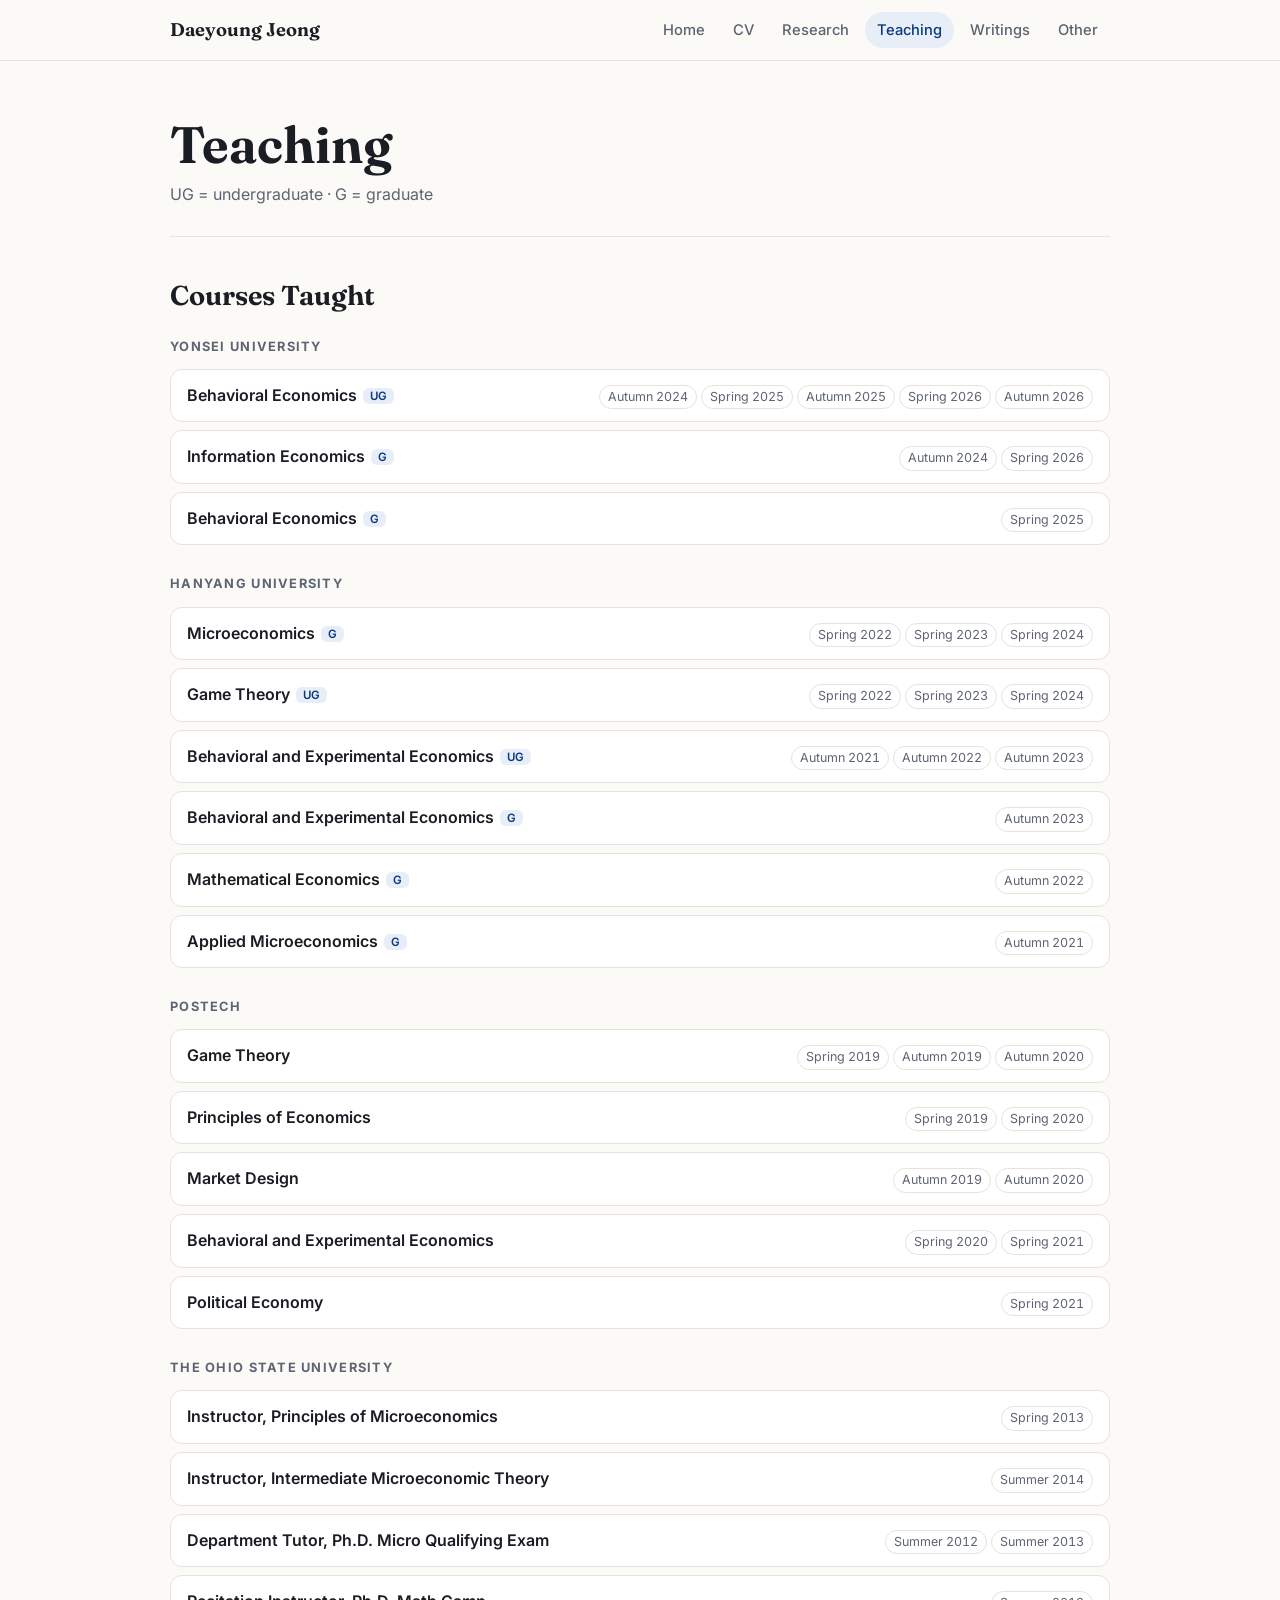
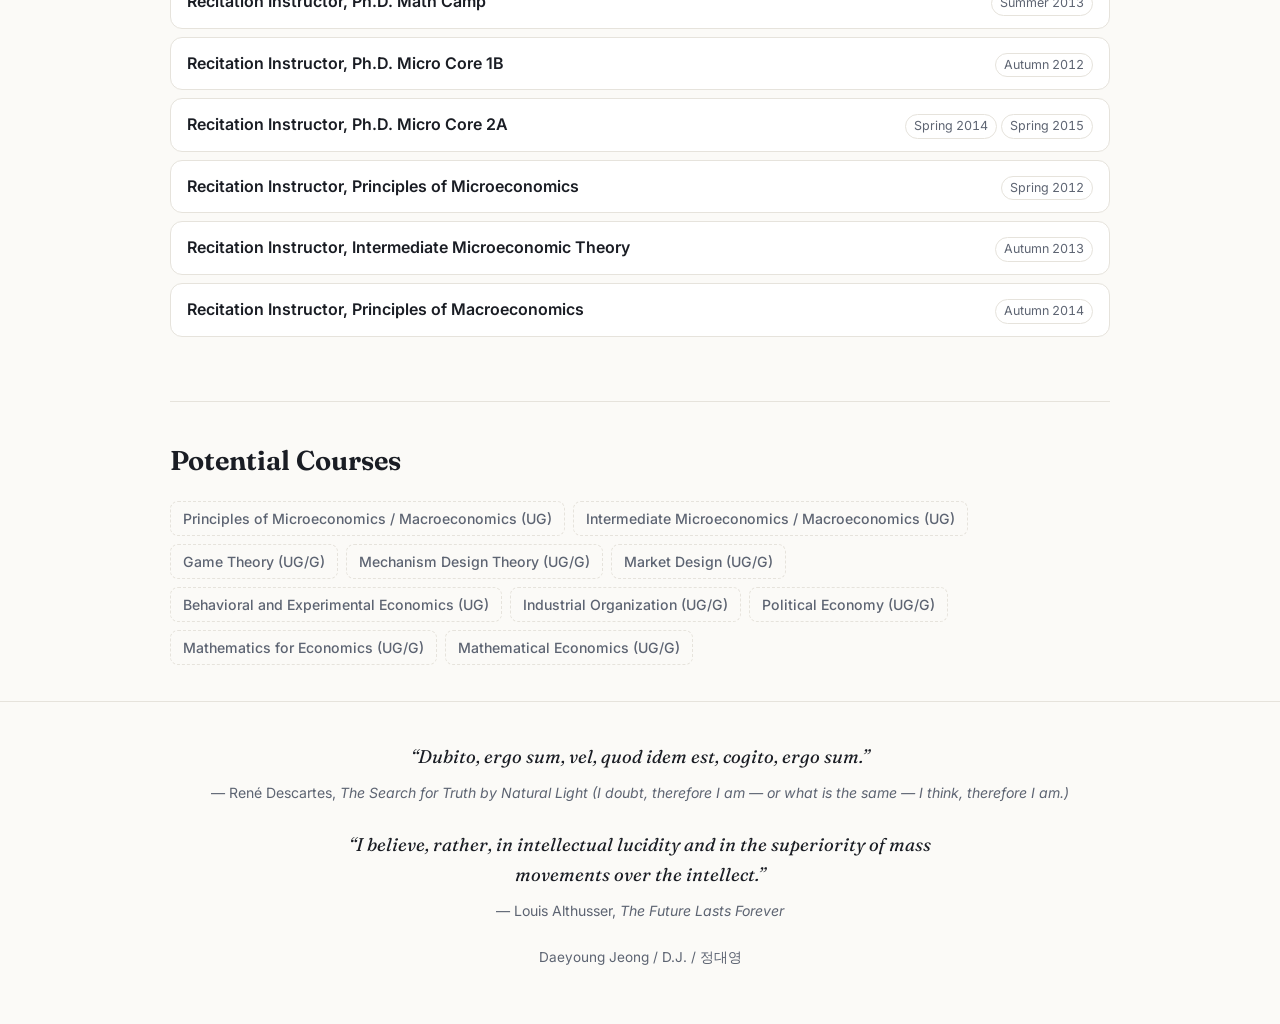
<file: teaching.html>
<!DOCTYPE html>
<html lang="en">
<head>
<!-- Google Analytics -->
<script async src="https://www.googletagmanager.com/gtag/js?id=G-B5Z767EWZ4"></script>
<script>
  window.dataLayer = window.dataLayer || [];
  function gtag(){dataLayer.push(arguments);}
  gtag('js', new Date());
  gtag('config', 'G-B5Z767EWZ4');
</script>
<meta charset="utf-8">
<meta name="viewport" content="width=device-width, initial-scale=1">
<title>Teaching · Daeyoung Jeong (정대영)</title>
<meta name="description" content="Teaching — Daeyoung Jeong (D.J., 정대영), Associate Professor, School of Economics, Yonsei University.">
<link rel="canonical" href="https://jeongdaeyoung.github.io/teaching.html">
<meta property="og:title" content="Teaching · Daeyoung Jeong (정대영)">
<meta property="og:url" content="https://jeongdaeyoung.github.io/teaching.html">
<meta property="og:image" content="https://jeongdaeyoung.github.io/photo.jpg">
<meta property="og:type" content="website">
<link rel="preconnect" href="https://fonts.googleapis.com">
<link rel="preconnect" href="https://fonts.gstatic.com" crossorigin>
<link href="https://fonts.googleapis.com/css2?family=Fraunces:opsz,wght@9..144,500;9..144,650&family=Inter:wght@400;500;600&display=swap" rel="stylesheet">
<link rel="stylesheet" href="style.css">
</head>
<body>

<header>
  <div class="wrap">
    <nav>
      <a class="brand" href="index.html">Daeyoung Jeong</a>
      <ul class="menu">
        <li><a href="index.html">Home</a></li>
        <li><a href="cv.html">CV</a></li>
        <li><a href="research.html">Research</a></li>
        <li><a class="active" href="teaching.html">Teaching</a></li>
        <li><a href="writings.html">Writings</a></li>
        <li><a href="other.html">Other</a></li>
      </ul>
    </nav>
  </div>
</header>

<main class="wrap">

  <div class="page-head">
    <h1>Teaching</h1>
    <p>UG = undergraduate · G = graduate</p>
  </div>

  <section>
    <h2>Courses Taught</h2>
    <div class="inst">
      <h3>Yonsei University</h3>
      <ul class="courses">
        <li class="course"><span class="name">Behavioral Economics<span class="lvl" title="Undergraduate">UG</span></span><span class="terms"><span>Autumn 2024</span><span>Spring 2025</span><span>Autumn 2025</span><span>Spring 2026</span><span>Autumn 2026</span></span></li>
        <li class="course"><span class="name">Information Economics<span class="lvl" title="Graduate">G</span></span><span class="terms"><span>Autumn 2024</span><span>Spring 2026</span></span></li>
        <li class="course"><span class="name">Behavioral Economics<span class="lvl" title="Graduate">G</span></span><span class="terms"><span>Spring 2025</span></span></li>
      </ul>
    </div>
    <div class="inst">
      <h3>Hanyang University</h3>
      <ul class="courses">
        <li class="course"><span class="name">Microeconomics<span class="lvl" title="Graduate">G</span></span><span class="terms"><span>Spring 2022</span><span>Spring 2023</span><span>Spring 2024</span></span></li>
        <li class="course"><span class="name">Game Theory<span class="lvl" title="Undergraduate">UG</span></span><span class="terms"><span>Spring 2022</span><span>Spring 2023</span><span>Spring 2024</span></span></li>
        <li class="course"><span class="name">Behavioral and Experimental Economics<span class="lvl" title="Undergraduate">UG</span></span><span class="terms"><span>Autumn 2021</span><span>Autumn 2022</span><span>Autumn 2023</span></span></li>
        <li class="course"><span class="name">Behavioral and Experimental Economics<span class="lvl" title="Graduate">G</span></span><span class="terms"><span>Autumn 2023</span></span></li>
        <li class="course"><span class="name">Mathematical Economics<span class="lvl" title="Graduate">G</span></span><span class="terms"><span>Autumn 2022</span></span></li>
        <li class="course"><span class="name">Applied Microeconomics<span class="lvl" title="Graduate">G</span></span><span class="terms"><span>Autumn 2021</span></span></li>
      </ul>
    </div>
    <div class="inst">
      <h3>POSTECH</h3>
      <ul class="courses">
        <li class="course"><span class="name">Game Theory</span><span class="terms"><span>Spring 2019</span><span>Autumn 2019</span><span>Autumn 2020</span></span></li>
        <li class="course"><span class="name">Principles of Economics</span><span class="terms"><span>Spring 2019</span><span>Spring 2020</span></span></li>
        <li class="course"><span class="name">Market Design</span><span class="terms"><span>Autumn 2019</span><span>Autumn 2020</span></span></li>
        <li class="course"><span class="name">Behavioral and Experimental Economics</span><span class="terms"><span>Spring 2020</span><span>Spring 2021</span></span></li>
        <li class="course"><span class="name">Political Economy</span><span class="terms"><span>Spring 2021</span></span></li>
      </ul>
    </div>
    <div class="inst">
      <h3>The Ohio State University</h3>
      <ul class="courses">
        <li class="course"><span class="name">Instructor, Principles of Microeconomics</span><span class="terms"><span>Spring 2013</span></span></li>
        <li class="course"><span class="name">Instructor, Intermediate Microeconomic Theory</span><span class="terms"><span>Summer 2014</span></span></li>
        <li class="course"><span class="name">Department Tutor, Ph.D. Micro Qualifying Exam</span><span class="terms"><span>Summer 2012</span><span>Summer 2013</span></span></li>
        <li class="course"><span class="name">Recitation Instructor, Ph.D. Math Camp</span><span class="terms"><span>Summer 2013</span></span></li>
        <li class="course"><span class="name">Recitation Instructor, Ph.D. Micro Core 1B</span><span class="terms"><span>Autumn 2012</span></span></li>
        <li class="course"><span class="name">Recitation Instructor, Ph.D. Micro Core 2A</span><span class="terms"><span>Spring 2014</span><span>Spring 2015</span></span></li>
        <li class="course"><span class="name">Recitation Instructor, Principles of Microeconomics</span><span class="terms"><span>Spring 2012</span></span></li>
        <li class="course"><span class="name">Recitation Instructor, Intermediate Microeconomic Theory</span><span class="terms"><span>Autumn 2013</span></span></li>
        <li class="course"><span class="name">Recitation Instructor, Principles of Macroeconomics</span><span class="terms"><span>Autumn 2014</span></span></li>
      </ul>
    </div>
  </section>

  <section>
    <h2>Potential Courses</h2>
    <div class="tags">
      <span class="tag app">Principles of Microeconomics / Macroeconomics (UG)</span>
      <span class="tag app">Intermediate Microeconomics / Macroeconomics (UG)</span>
      <span class="tag app">Game Theory (UG/G)</span>
      <span class="tag app">Mechanism Design Theory (UG/G)</span>
      <span class="tag app">Market Design (UG/G)</span>
      <span class="tag app">Behavioral and Experimental Economics (UG)</span>
      <span class="tag app">Industrial Organization (UG/G)</span>
      <span class="tag app">Political Economy (UG/G)</span>
      <span class="tag app">Mathematics for Economics (UG/G)</span>
      <span class="tag app">Mathematical Economics (UG/G)</span>
    </div>
  </section>

</main>

<footer>
  <div class="wrap">
    <blockquote lang="la">“Dubito, ergo sum, vel, quod idem est, cogito, ergo sum.”</blockquote>
    <div class="src">— René Descartes, <em>The Search for Truth by Natural Light</em> <span class="tr">(I doubt, therefore I am — or what is the same — I think, therefore I am.)</span></div>
    <blockquote class="q2">“I believe, rather, in intellectual lucidity and in the superiority of mass movements over the intellect.”</blockquote>
    <div class="src">— Louis Althusser, <em>The Future Lasts Forever</em></div>
    <div class="sig">Daeyoung Jeong / D.J. / 정대영</div>
  </div>
</footer>

</body>
</html>
</file>
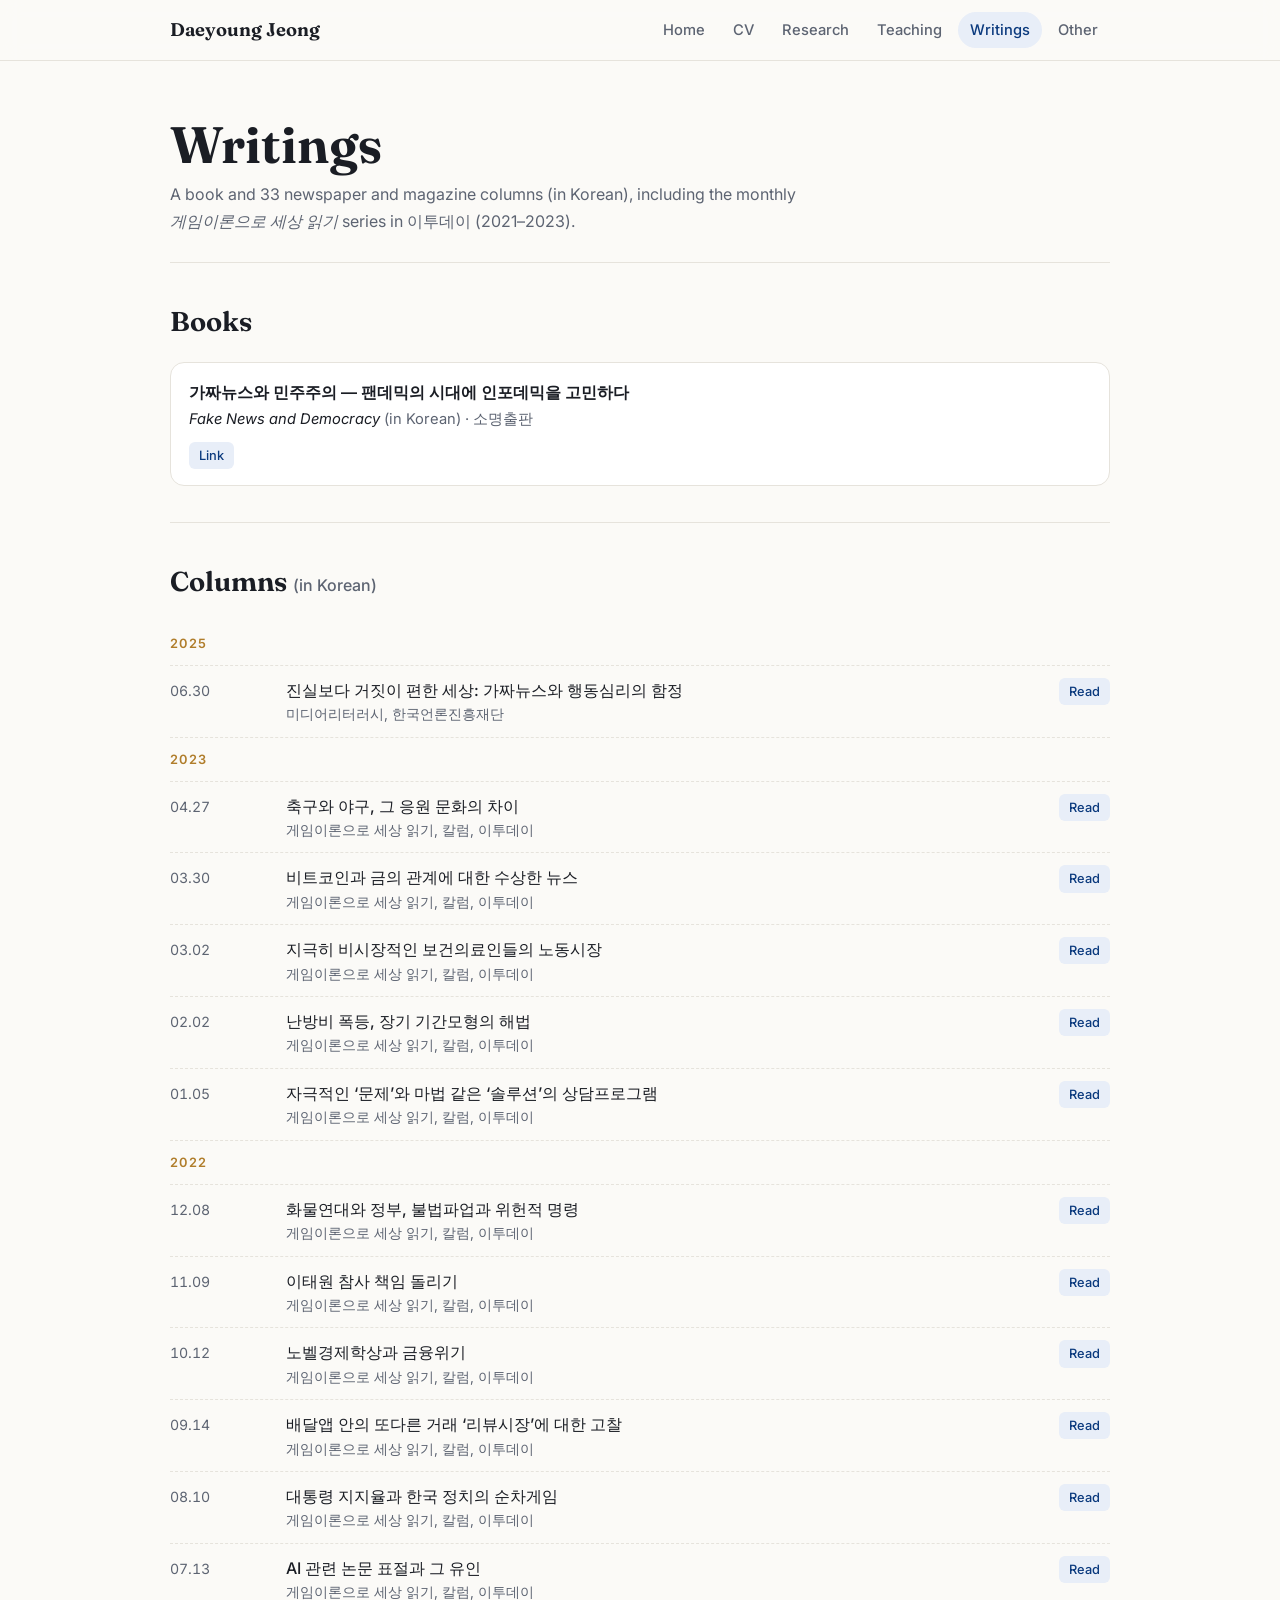
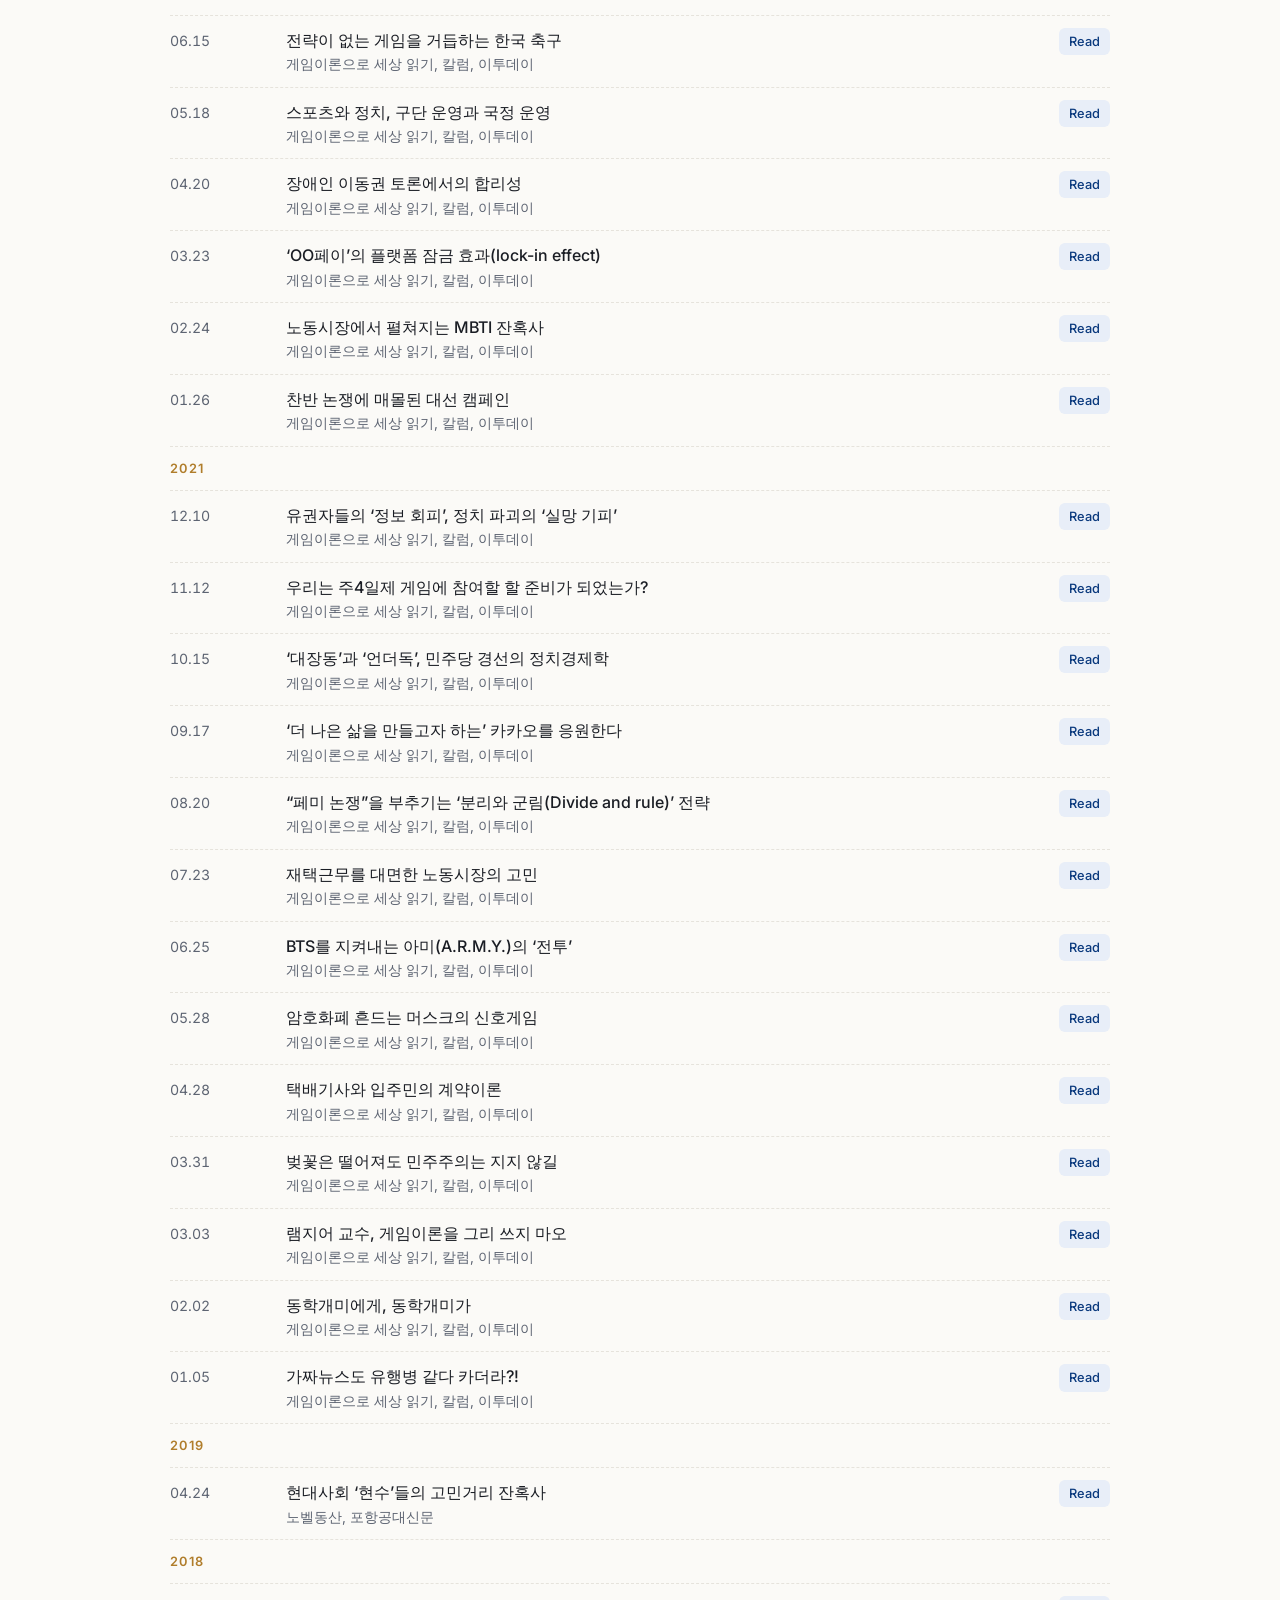
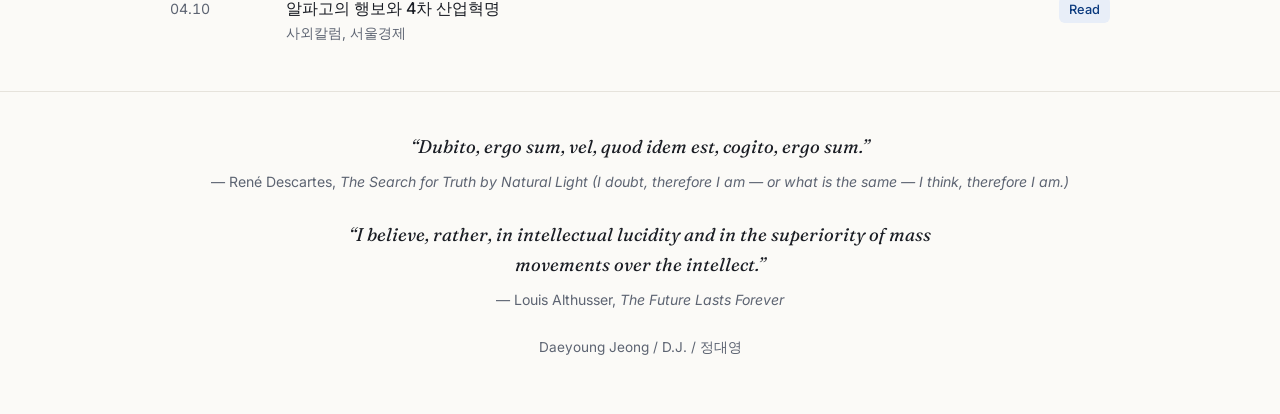
<file: writings.html>
<!DOCTYPE html>
<html lang="en">
<head>
<!-- Google Analytics -->
<script async src="https://www.googletagmanager.com/gtag/js?id=G-B5Z767EWZ4"></script>
<script>
  window.dataLayer = window.dataLayer || [];
  function gtag(){dataLayer.push(arguments);}
  gtag('js', new Date());
  gtag('config', 'G-B5Z767EWZ4');
</script>
<meta charset="utf-8">
<meta name="viewport" content="width=device-width, initial-scale=1">
<title>Writings · Daeyoung Jeong (정대영)</title>
<meta name="description" content="Writings — Daeyoung Jeong (D.J., 정대영), Associate Professor, School of Economics, Yonsei University.">
<link rel="canonical" href="https://jeongdaeyoung.github.io/writings.html">
<meta property="og:title" content="Writings · Daeyoung Jeong (정대영)">
<meta property="og:url" content="https://jeongdaeyoung.github.io/writings.html">
<meta property="og:image" content="https://jeongdaeyoung.github.io/photo.jpg">
<meta property="og:type" content="website">
<link rel="preconnect" href="https://fonts.googleapis.com">
<link rel="preconnect" href="https://fonts.gstatic.com" crossorigin>
<link href="https://fonts.googleapis.com/css2?family=Fraunces:opsz,wght@9..144,500;9..144,650&family=Inter:wght@400;500;600&display=swap" rel="stylesheet">
<link rel="stylesheet" href="style.css">
</head>
<body>

<header>
  <div class="wrap">
    <nav>
      <a class="brand" href="index.html">Daeyoung Jeong</a>
      <ul class="menu">
        <li><a href="index.html">Home</a></li>
        <li><a href="cv.html">CV</a></li>
        <li><a href="research.html">Research</a></li>
        <li><a href="teaching.html">Teaching</a></li>
        <li><a class="active" href="writings.html">Writings</a></li>
        <li><a href="other.html">Other</a></li>
      </ul>
    </nav>
  </div>
</header>

<main class="wrap">

  <div class="page-head">
    <h1>Writings</h1>
    <p>A book and 33 newspaper and magazine columns (in Korean), including the monthly <em>게임이론으로 세상 읽기</em> series in 이투데이 (2021–2023).</p>
  </div>

  <section>
    <h2>Books</h2>
    <ul class="pubs">
      <li class="pub">
        <div class="t">가짜뉴스와 민주주의 — 팬데믹의 시대에 인포데믹을 고민하다</div>
        <div class="meta"><em>Fake News and Democracy</em> (in Korean) · 소명출판</div>
        <div class="links"><a href="https://search.shopping.naver.com/book/catalog/35328758619">Link</a></div>
      </li>
    </ul>
  </section>

  <section>
    <h2>Columns <span style="font-size:1rem;color:var(--muted);font-family:Inter,sans-serif;font-weight:500">(in Korean)</span></h2>
    <ul class="columns">
      <li class="year-sep" style="display:block">2025</li>
      <li><span class="date">06.30</span><span><span class="ttl">진실보다 거짓이 편한 세상: 가짜뉴스와 행동심리의 함정</span><span class="src">미디어리터러시, 한국언론진흥재단</span></span><a class="go" href="https://drive.google.com/file/d/1So-LqlWonf70N7nFsUrrLdpyFzd3wFUR/view?usp=drivesdk">Read</a></li>
      <li class="year-sep" style="display:block">2023</li>
      <li><span class="date">04.27</span><span><span class="ttl">축구와 야구, 그 응원 문화의 차이</span><span class="src">게임이론으로 세상 읽기, 칼럼, 이투데이</span></span><a class="go" href="https://www.etoday.co.kr/news/view/2244304">Read</a></li>
      <li><span class="date">03.30</span><span><span class="ttl">비트코인과 금의 관계에 대한 수상한 뉴스</span><span class="src">게임이론으로 세상 읽기, 칼럼, 이투데이</span></span><a class="go" href="https://www.etoday.co.kr/news/view/2235592">Read</a></li>
      <li><span class="date">03.02</span><span><span class="ttl">지극히 비시장적인 보건의료인들의 노동시장</span><span class="src">게임이론으로 세상 읽기, 칼럼, 이투데이</span></span><a class="go" href="https://www.etoday.co.kr/news/view/2226598">Read</a></li>
      <li><span class="date">02.02</span><span><span class="ttl">난방비 폭등, 장기 기간모형의 해법</span><span class="src">게임이론으로 세상 읽기, 칼럼, 이투데이</span></span><a class="go" href="https://www.etoday.co.kr/news/view/2217834">Read</a></li>
      <li><span class="date">01.05</span><span><span class="ttl">자극적인 ‘문제’와 마법 같은 ‘솔루션’의 상담프로그램</span><span class="src">게임이론으로 세상 읽기, 칼럼, 이투데이</span></span><a class="go" href="https://www.etoday.co.kr/news/view/2209547">Read</a></li>
      <li class="year-sep" style="display:block">2022</li>
      <li><span class="date">12.08</span><span><span class="ttl">화물연대와 정부, 불법파업과 위헌적 명령</span><span class="src">게임이론으로 세상 읽기, 칼럼, 이투데이</span></span><a class="go" href="https://www.etoday.co.kr/news/view/2200542">Read</a></li>
      <li><span class="date">11.09</span><span><span class="ttl">이태원 참사 책임 돌리기</span><span class="src">게임이론으로 세상 읽기, 칼럼, 이투데이</span></span><a class="go" href="https://www.etoday.co.kr/news/view/2190426">Read</a></li>
      <li><span class="date">10.12</span><span><span class="ttl">노벨경제학상과 금융위기</span><span class="src">게임이론으로 세상 읽기, 칼럼, 이투데이</span></span><a class="go" href="https://www.etoday.co.kr/news/view/2180715">Read</a></li>
      <li><span class="date">09.14</span><span><span class="ttl">배달앱 안의 또다른 거래 ‘리뷰시장’에 대한 고찰</span><span class="src">게임이론으로 세상 읽기, 칼럼, 이투데이</span></span><a class="go" href="https://www.etoday.co.kr/news/view/2172166">Read</a></li>
      <li><span class="date">08.10</span><span><span class="ttl">대통령 지지율과 한국 정치의 순차게임</span><span class="src">게임이론으로 세상 읽기, 칼럼, 이투데이</span></span><a class="go" href="https://www.etoday.co.kr/news/view/2162150">Read</a></li>
      <li><span class="date">07.13</span><span><span class="ttl">AI 관련 논문 표절과 그 유인</span><span class="src">게임이론으로 세상 읽기, 칼럼, 이투데이</span></span><a class="go" href="https://www.etoday.co.kr/news/view/2152902">Read</a></li>
      <li><span class="date">06.15</span><span><span class="ttl">전략이 없는 게임을 거듭하는 한국 축구</span><span class="src">게임이론으로 세상 읽기, 칼럼, 이투데이</span></span><a class="go" href="https://www.etoday.co.kr/news/view/2143419">Read</a></li>
      <li><span class="date">05.18</span><span><span class="ttl">스포츠와 정치, 구단 운영과 국정 운영</span><span class="src">게임이론으로 세상 읽기, 칼럼, 이투데이</span></span><a class="go" href="https://www.etoday.co.kr/news/view/2134720">Read</a></li>
      <li><span class="date">04.20</span><span><span class="ttl">장애인 이동권 토론에서의 합리성</span><span class="src">게임이론으로 세상 읽기, 칼럼, 이투데이</span></span><a class="go" href="https://www.etoday.co.kr/news/view/2125546">Read</a></li>
      <li><span class="date">03.23</span><span><span class="ttl">‘OO페이’의 플랫폼 잠금 효과(lock-in effect)</span><span class="src">게임이론으로 세상 읽기, 칼럼, 이투데이</span></span><a class="go" href="https://www.etoday.co.kr/news/view/2116386">Read</a></li>
      <li><span class="date">02.24</span><span><span class="ttl">노동시장에서 펼쳐지는 MBTI 잔혹사</span><span class="src">게임이론으로 세상 읽기, 칼럼, 이투데이</span></span><a class="go" href="https://www.etoday.co.kr/news/view/2108639">Read</a></li>
      <li><span class="date">01.26</span><span><span class="ttl">찬반 논쟁에 매몰된 대선 캠페인</span><span class="src">게임이론으로 세상 읽기, 칼럼, 이투데이</span></span><a class="go" href="https://www.etoday.co.kr/news/view/2100048">Read</a></li>
      <li class="year-sep" style="display:block">2021</li>
      <li><span class="date">12.10</span><span><span class="ttl">유권자들의 ‘정보 회피’, 정치 파괴의 ‘실망 기피’</span><span class="src">게임이론으로 세상 읽기, 칼럼, 이투데이</span></span><a class="go" href="https://www.etoday.co.kr/news/view/2085859">Read</a></li>
      <li><span class="date">11.12</span><span><span class="ttl">우리는 주4일제 게임에 참여할 할 준비가 되었는가?</span><span class="src">게임이론으로 세상 읽기, 칼럼, 이투데이</span></span><a class="go" href="https://www.etoday.co.kr/news/view/2077307">Read</a></li>
      <li><span class="date">10.15</span><span><span class="ttl">‘대장동’과 ‘언더독’, 민주당 경선의 정치경제학</span><span class="src">게임이론으로 세상 읽기, 칼럼, 이투데이</span></span><a class="go" href="https://www.etoday.co.kr/news/view/2069302">Read</a></li>
      <li><span class="date">09.17</span><span><span class="ttl">‘더 나은 삶을 만들고자 하는’ 카카오를 응원한다</span><span class="src">게임이론으로 세상 읽기, 칼럼, 이투데이</span></span><a class="go" href="https://www.etoday.co.kr/news/view/2063124">Read</a></li>
      <li><span class="date">08.20</span><span><span class="ttl">“페미 논쟁”을 부추기는 ‘분리와 군림(Divide and rule)’ 전략</span><span class="src">게임이론으로 세상 읽기, 칼럼, 이투데이</span></span><a class="go" href="https://www.etoday.co.kr/news/view/2055245">Read</a></li>
      <li><span class="date">07.23</span><span><span class="ttl">재택근무를 대면한 노동시장의 고민</span><span class="src">게임이론으로 세상 읽기, 칼럼, 이투데이</span></span><a class="go" href="https://www.etoday.co.kr/news/view/2047142">Read</a></li>
      <li><span class="date">06.25</span><span><span class="ttl">BTS를 지켜내는 아미(A.R.M.Y.)의 ‘전투’</span><span class="src">게임이론으로 세상 읽기, 칼럼, 이투데이</span></span><a class="go" href="https://www.etoday.co.kr/news/view/2038806">Read</a></li>
      <li><span class="date">05.28</span><span><span class="ttl">암호화폐 흔드는 머스크의 신호게임</span><span class="src">게임이론으로 세상 읽기, 칼럼, 이투데이</span></span><a class="go" href="https://www.etoday.co.kr/news/view/2030270">Read</a></li>
      <li><span class="date">04.28</span><span><span class="ttl">택배기사와 입주민의 계약이론</span><span class="src">게임이론으로 세상 읽기, 칼럼, 이투데이</span></span><a class="go" href="https://www.etoday.co.kr/news/view/2020221">Read</a></li>
      <li><span class="date">03.31</span><span><span class="ttl">벚꽃은 떨어져도 민주주의는 지지 않길</span><span class="src">게임이론으로 세상 읽기, 칼럼, 이투데이</span></span><a class="go" href="https://www.etoday.co.kr/news/view/2010164">Read</a></li>
      <li><span class="date">03.03</span><span><span class="ttl">램지어 교수, 게임이론을 그리 쓰지 마오</span><span class="src">게임이론으로 세상 읽기, 칼럼, 이투데이</span></span><a class="go" href="https://www.etoday.co.kr/news/view/2000038">Read</a></li>
      <li><span class="date">02.02</span><span><span class="ttl">동학개미에게, 동학개미가</span><span class="src">게임이론으로 세상 읽기, 칼럼, 이투데이</span></span><a class="go" href="https://www.etoday.co.kr/news/view/1991301">Read</a></li>
      <li><span class="date">01.05</span><span><span class="ttl">가짜뉴스도 유행병 같다 카더라?!</span><span class="src">게임이론으로 세상 읽기, 칼럼, 이투데이</span></span><a class="go" href="https://www.etoday.co.kr/news/view/1981156">Read</a></li>
      <li class="year-sep" style="display:block">2019</li>
      <li><span class="date">04.24</span><span><span class="ttl">현대사회 ‘현수’들의 고민거리 잔혹사</span><span class="src">노벨동산, 포항공대신문</span></span><a class="go" href="http://times.postech.ac.kr/news/articleView.html?idxno=20815">Read</a></li>
      <li class="year-sep" style="display:block">2018</li>
      <li><span class="date">04.10</span><span><span class="ttl">알파고의 행보와 4차 산업혁명</span><span class="src">사외칼럼, 서울경제</span></span><a class="go" href="https://www.sedaily.com/NewsView/1RY7A4WU10">Read</a></li>
    </ul>
  </section>

</main>

<footer>
  <div class="wrap">
    <blockquote lang="la">“Dubito, ergo sum, vel, quod idem est, cogito, ergo sum.”</blockquote>
    <div class="src">— René Descartes, <em>The Search for Truth by Natural Light</em> <span class="tr">(I doubt, therefore I am — or what is the same — I think, therefore I am.)</span></div>
    <blockquote class="q2">“I believe, rather, in intellectual lucidity and in the superiority of mass movements over the intellect.”</blockquote>
    <div class="src">— Louis Althusser, <em>The Future Lasts Forever</em></div>
    <div class="sig">Daeyoung Jeong / D.J. / 정대영</div>
  </div>
</footer>

</body>
</html>
</file>
<file: style.css>
:root {
    --bg: #fbfaf7;
    --surface: #ffffff;
    --ink: #1a1d24;
    --muted: #5d6472;
    --line: #e6e3dc;
    --accent: #0b3a7e;       /* Yonsei-ish blue */
    --accent-soft: #e8eef8;
    --gold: #b07d2b;
    --radius: 14px;
  }
  @media (prefers-color-scheme: dark) {
    :root {
      --bg: #12141a;
      --surface: #1a1d25;
      --ink: #e9e7e1;
      --muted: #a1a6b3;
      --line: #2b2f3a;
      --accent: #8fb3ff;
      --accent-soft: #1f2a42;
      --gold: #e0b35e;
    }
  }
  * { box-sizing: border-box; }
  html { scroll-behavior: smooth; }
  body {
    margin: 0;
    background: var(--bg);
    color: var(--ink);
    font: 16px/1.65 "Inter", system-ui, sans-serif;
    word-break: keep-all;
    overflow-wrap: anywhere;
  }
  a { color: var(--accent); text-decoration: none; }
  a:hover { text-decoration: underline; }
  .wrap { max-width: 980px; margin: 0 auto; padding: 0 20px; }

  /* ---------- Nav ---------- */
  header {
    position: sticky; top: 0; z-index: 10;
    background: color-mix(in srgb, var(--bg) 88%, transparent);
    backdrop-filter: blur(10px);
    border-bottom: 1px solid var(--line);
  }
  nav { display: flex; align-items: center; justify-content: space-between; gap: 16px; height: 60px; }
  .brand { font-family: "Fraunces", serif; font-weight: 650; font-size: 1.15rem; color: var(--ink); }
  .brand:hover { text-decoration: none; }
  .menu { display: flex; gap: 4px; list-style: none; margin: 0; padding: 0; overflow-x: auto; }
  .menu a {
    display: block; padding: 6px 12px; border-radius: 999px;
    color: var(--muted); font-size: .92rem; font-weight: 500; white-space: nowrap;
  }
  .menu a:hover, .menu a.active { background: var(--accent-soft); color: var(--accent); text-decoration: none; }

  /* ---------- Hero ---------- */
  .hero { display: grid; grid-template-columns: 220px 1fr; gap: 44px; align-items: center; padding: 64px 0 48px; }
  .photo {
    width: 220px; height: 260px; border-radius: 18px; object-fit: cover;
    background: var(--accent-soft); box-shadow: 0 12px 32px rgba(0,0,0,.12);
  }
  .photo-fallback {
    width: 220px; height: 260px; border-radius: 18px; display: none; place-items: center;
    background: linear-gradient(135deg, var(--accent), #3a6fc4); color: #fff;
    font: 650 4rem "Fraunces", serif;
  }
  h1 { font-family: "Fraunces", serif; font-weight: 650; font-size: clamp(2.2rem, 5vw, 3.2rem); line-height: 1.1; margin: 0 0 6px; }
  .aka { color: var(--muted); font-size: 1.05rem; margin: 0 0 18px; }
  .role { font-size: 1.1rem; margin: 0 0 4px; font-weight: 500; }
  .role + p { margin: 0 0 20px; color: var(--muted); }
  .btns { display: flex; flex-wrap: wrap; gap: 8px; }
  .btn {
    display: inline-flex; align-items: center; gap: 6px;
    padding: 8px 14px; border-radius: 999px; font-size: .88rem; font-weight: 500;
    border: 1px solid var(--line); background: var(--surface); color: var(--ink);
  }
  .btn:hover { border-color: var(--accent); color: var(--accent); text-decoration: none; }
  .btn.primary { background: var(--accent); color: #fff; border-color: var(--accent); }
  @media (prefers-color-scheme: dark) { .btn.primary { color: #0e1320; } }
  .btn.primary:hover { opacity: .9; color: #fff; }

  /* ---------- Sections ---------- */
  section { padding: 36px 0; border-top: 1px solid var(--line); }
  h2 { font-family: "Fraunces", serif; font-weight: 650; font-size: 1.7rem; margin: 0 0 18px; }
  h3 { font-size: .8rem; letter-spacing: .1em; text-transform: uppercase; color: var(--muted); margin: 28px 0 12px; }

  .interests p { max-width: 70ch; margin: 0 0 16px; }
  .tags { display: flex; flex-wrap: wrap; gap: 8px; }
  .tag { padding: 5px 12px; border-radius: 8px; font-size: .88rem; font-weight: 500; background: var(--accent-soft); color: var(--accent); }
  .tag.app { background: transparent; border: 1px dashed var(--line); color: var(--muted); }

  .recent { display: grid; grid-template-columns: repeat(auto-fit, minmax(240px, 1fr)); gap: 14px; }
  .card { background: var(--surface); border: 1px solid var(--line); border-radius: var(--radius); padding: 18px; }
  .card .k { font-size: .75rem; font-weight: 600; letter-spacing: .08em; text-transform: uppercase; color: var(--gold); }
  .card p { margin: 6px 0 0; font-size: .95rem; }

  /* ---------- Publications ---------- */
  .filters { display: flex; flex-wrap: wrap; gap: 6px; margin-bottom: 8px; }
  .filters button {
    font: inherit; font-size: .85rem; cursor: pointer;
    padding: 5px 12px; border-radius: 999px; border: 1px solid var(--line);
    background: var(--surface); color: var(--muted);
  }
  .filters button.on { background: var(--ink); color: var(--bg); border-color: var(--ink); }
  .pubs { list-style: none; padding: 0; margin: 0; display: grid; gap: 10px; }
  .pub { background: var(--surface); border: 1px solid var(--line); border-radius: var(--radius); padding: 16px 18px; transition: border-color .15s; }
  .pub:hover { border-color: var(--accent); }
  .pub .t { font-weight: 600; }
  .pub .meta { color: var(--muted); font-size: .92rem; margin-top: 2px; }
  .pub .meta em { color: var(--ink); }
  .pub .note { font-size: .85rem; color: var(--muted); margin-top: 4px; }
  .pub .links { display: flex; flex-wrap: wrap; gap: 6px; margin-top: 10px; }
  .pub .links a { font-size: .8rem; font-weight: 500; padding: 3px 10px; border-radius: 6px; background: var(--accent-soft); }
  .badge { display: inline-block; font-size: .72rem; font-weight: 600; padding: 2px 8px; border-radius: 6px; margin-left: 6px; vertical-align: 2px; background: var(--gold); color: #fff; }
  .kind { display: inline-block; font-size: .72rem; font-weight: 600; color: var(--muted); border: 1px solid var(--line); padding: 1px 7px; border-radius: 6px; margin-right: 6px; }
  .hidden { display: none; }

  .awards { list-style: none; padding: 0; margin: 0; }
  .awards li { display: grid; grid-template-columns: 110px 1fr; gap: 16px; padding: 10px 0; border-bottom: 1px dashed var(--line); }
  .awards li:last-child { border-bottom: 0; }
  .awards .yr { color: var(--muted); font-variant-numeric: tabular-nums; font-size: .92rem; }
  .awards small { color: var(--muted); display: block; }

  .two { display: grid; grid-template-columns: 1fr 1fr; gap: 14px; }
  dl { margin: 0; display: grid; grid-template-columns: max-content 1fr; gap: 6px 16px; font-size: .95rem; }
  dt { color: var(--muted); }
  dd { margin: 0; }

  footer { border-top: 1px solid var(--line); padding: 40px 0 56px; text-align: center; color: var(--muted); }
  blockquote { font-family: "Fraunces", serif; font-size: 1.15rem; font-style: italic; max-width: 620px; margin: 0 auto 8px; color: var(--ink); }
  footer .src { font-size: .88rem; }
  footer .sig { margin-top: 24px; font-size: .85rem; }

  @media (max-width: 720px) {
    .hero { grid-template-columns: 1fr; gap: 24px; padding-top: 36px; text-align: left; }
    .photo, .photo-fallback { width: 150px; height: 180px; }
    .two { grid-template-columns: 1fr; }
    .awards li { grid-template-columns: 1fr; gap: 0; }
    nav .brand { display: none; }
  }

  /* ---------- Sub-pages ---------- */
  .page-head { padding: 56px 0 28px; }
  .page-head h1 { margin-bottom: 8px; }
  .page-head p { color: var(--muted); margin: 0; max-width: 64ch; }
  .page-head .btns { margin-top: 18px; }
  .page-head + section { border-top: 1px solid var(--line); }

  /* Timeline (CV) */
  .timeline { list-style: none; padding: 0; margin: 0; }
  .timeline li { display: grid; grid-template-columns: 130px 1fr; gap: 20px; padding: 12px 0; border-bottom: 1px dashed var(--line); }
  .timeline li:last-child { border-bottom: 0; }
  .timeline .yr { color: var(--muted); font-variant-numeric: tabular-nums; font-size: .92rem; padding-top: 1px; }
  .timeline .what { font-weight: 600; }
  .timeline .where { color: var(--muted); }
  .timeline small { display: block; color: var(--muted); font-size: .88rem; margin-top: 2px; }

  /* Teaching */
  .inst { margin-bottom: 28px; }
  .inst h3 { margin-top: 0; }
  .courses { list-style: none; padding: 0; margin: 0; display: grid; gap: 8px; }
  .course { background: var(--surface); border: 1px solid var(--line); border-radius: 12px; padding: 12px 16px; display: flex; flex-wrap: wrap; align-items: baseline; justify-content: space-between; gap: 6px 16px; }
  .course .name { font-weight: 600; }
  .course .lvl { font-size: .72rem; font-weight: 600; color: var(--accent); background: var(--accent-soft); padding: 1px 7px; border-radius: 6px; margin-left: 6px; vertical-align: 1px; }
  .terms { display: flex; flex-wrap: wrap; gap: 4px; }
  .terms span { font-size: .78rem; color: var(--muted); border: 1px solid var(--line); padding: 1px 8px; border-radius: 999px; font-variant-numeric: tabular-nums; }

  /* Writings */
  .columns { list-style: none; padding: 0; margin: 0; }
  .columns li { display: grid; grid-template-columns: 100px 1fr auto; gap: 16px; align-items: baseline; padding: 11px 0; border-bottom: 1px dashed var(--line); }
  .columns li:last-child { border-bottom: 0; }
  .columns .date { color: var(--muted); font-size: .88rem; font-variant-numeric: tabular-nums; }
  .columns .ttl { font-weight: 500; }
  .columns .src { display: block; color: var(--muted); font-size: .85rem; }
  .columns .go { font-size: .8rem; font-weight: 500; padding: 3px 10px; border-radius: 6px; background: var(--accent-soft); white-space: nowrap; }
  .year-sep { font-size: .8rem; letter-spacing: .1em; color: var(--gold); font-weight: 600; padding: 18px 0 4px; border-bottom: 1px solid var(--line); }

  /* Other */
  .linkgrid { display: grid; grid-template-columns: repeat(auto-fit, minmax(260px, 1fr)); gap: 10px; }
  .linkgrid a { display: block; background: var(--surface); border: 1px solid var(--line); border-radius: 12px; padding: 14px 16px; color: var(--ink); }
  .linkgrid a:hover { border-color: var(--accent); text-decoration: none; }
  .linkgrid b { display: block; color: var(--accent); font-weight: 600; }
  .linkgrid span { font-size: .9rem; color: var(--muted); }
  .person { margin-bottom: 14px; }
  .person .nm { font-family: "Fraunces", serif; font-size: 1.2rem; font-weight: 650; }
  .person .rel { color: var(--muted); font-size: .92rem; margin: 2px 0 10px; }
  .person ul { margin: 0; padding-left: 18px; }
  .person li { margin: 6px 0; }
  .chips { display: inline-flex; flex-wrap: wrap; gap: 4px; }
  .chips a { font-size: .8rem; font-weight: 500; padding: 2px 9px; border-radius: 6px; background: var(--accent-soft); }

  @media (max-width: 720px) {
    .timeline li { grid-template-columns: 1fr; gap: 2px; }
    .columns li { grid-template-columns: 1fr auto; gap: 2px 12px; }
    .columns .date { grid-column: 1 / -1; }
  }

  .person .ko { display: block; margin: 0; font-weight: 500; }
  .person .en { display: block; margin: 2px 0 10px; color: var(--muted); font-size: .92rem; }
  .person li .en { margin-bottom: 0; }

  footer blockquote.q2 { margin-top: 26px; }
  footer .src .tr { font-style: italic; }
</file>
